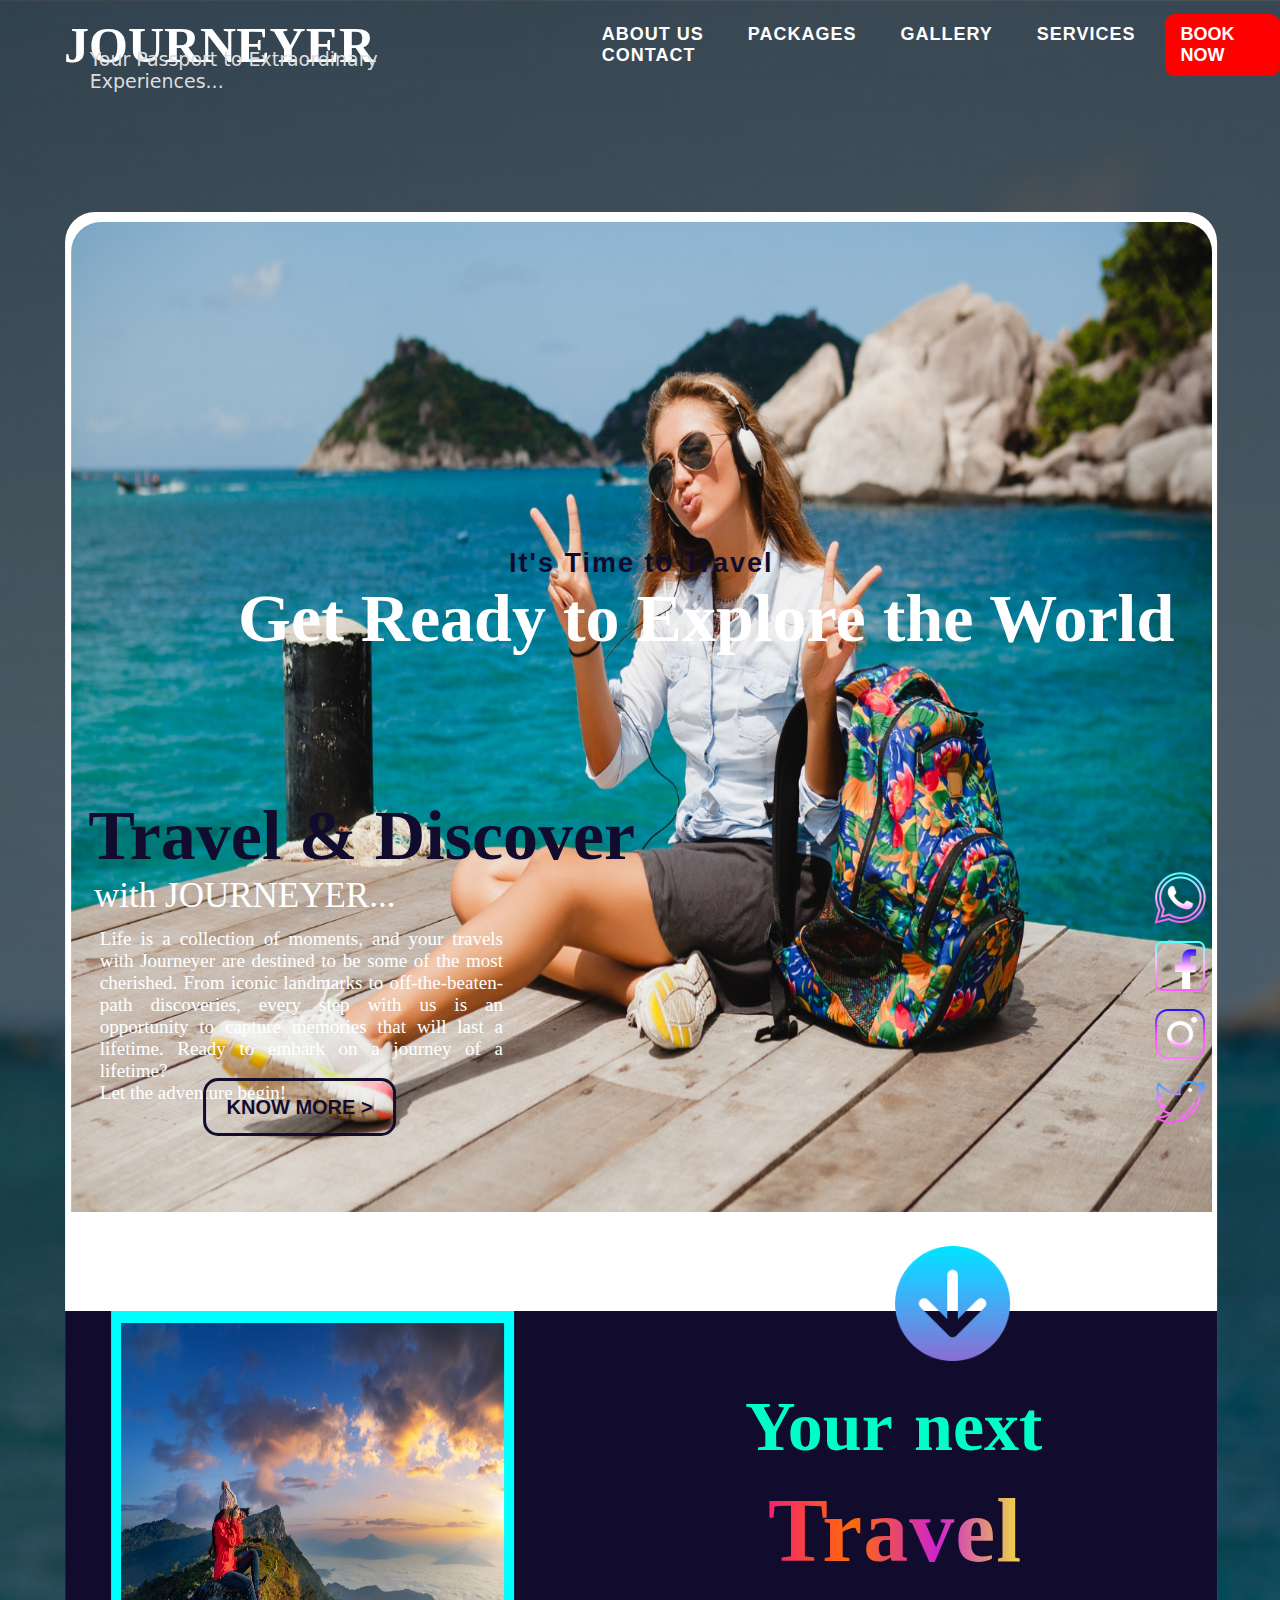
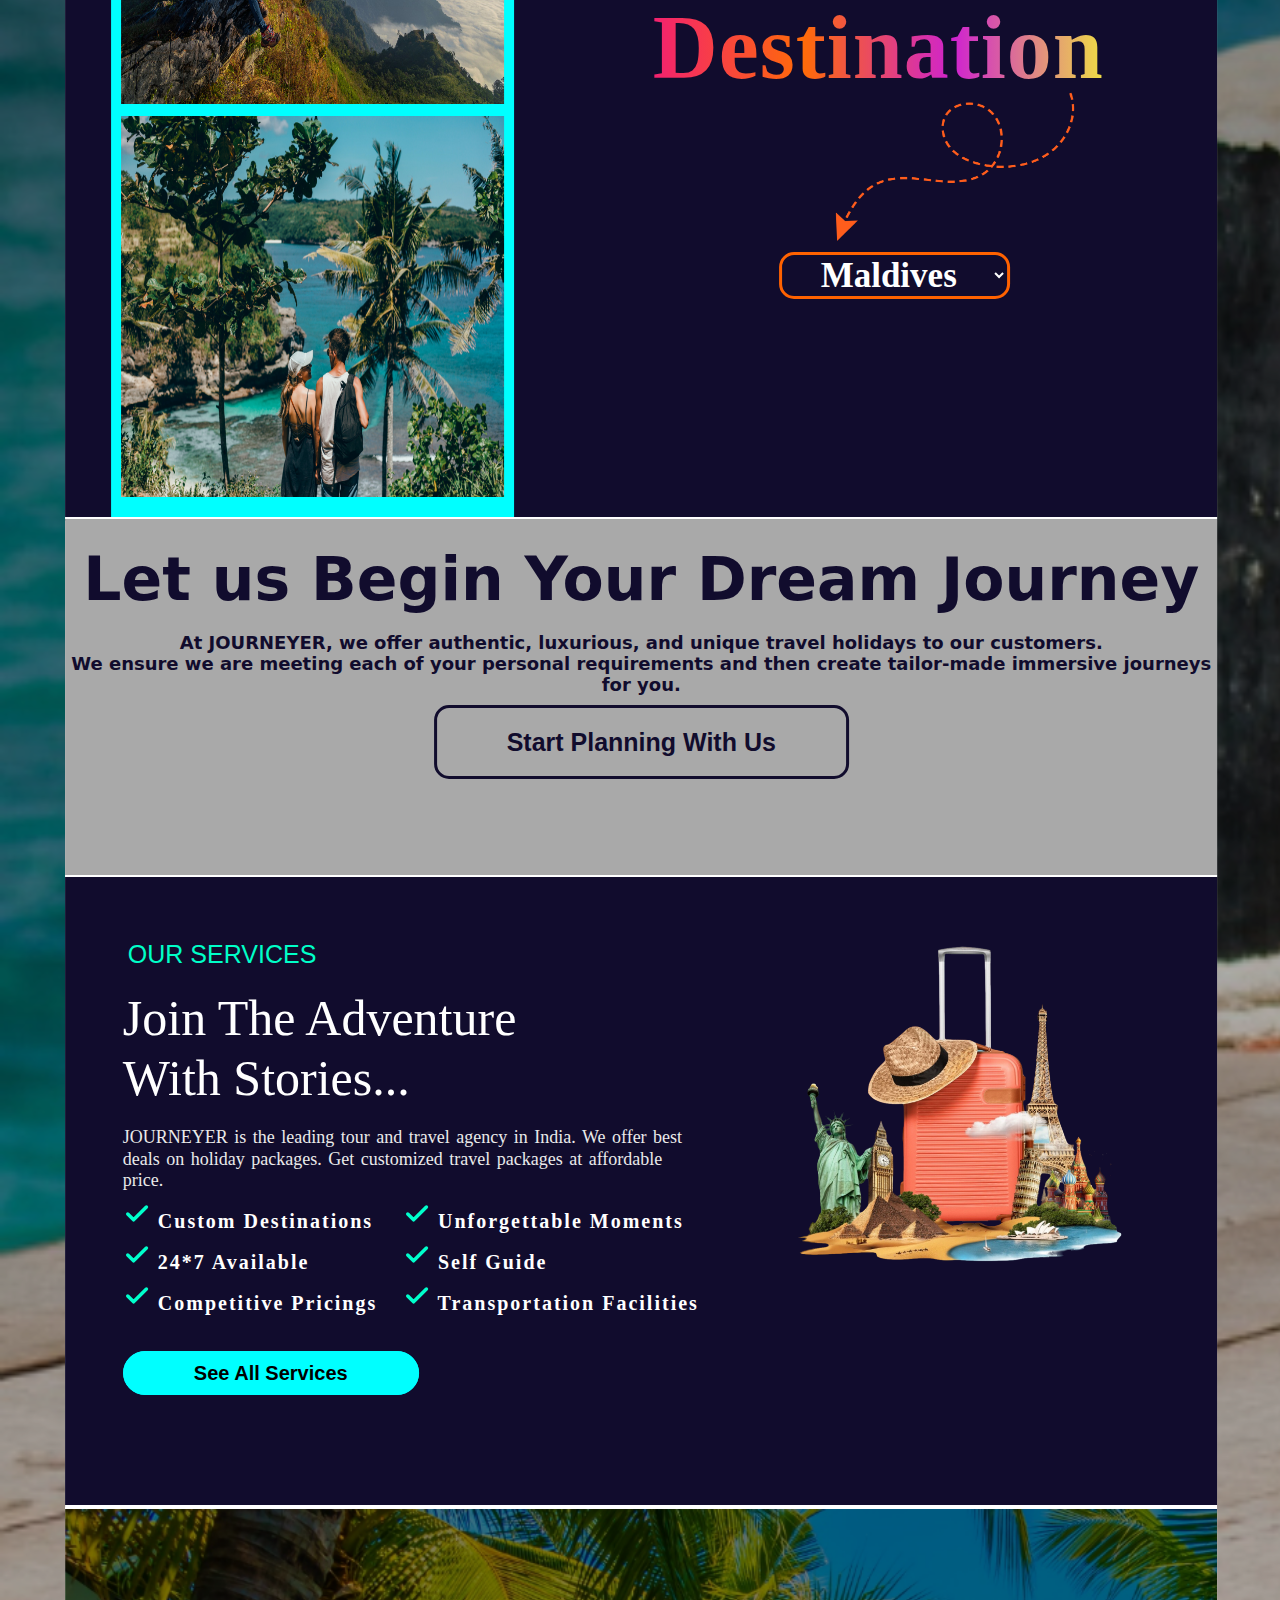
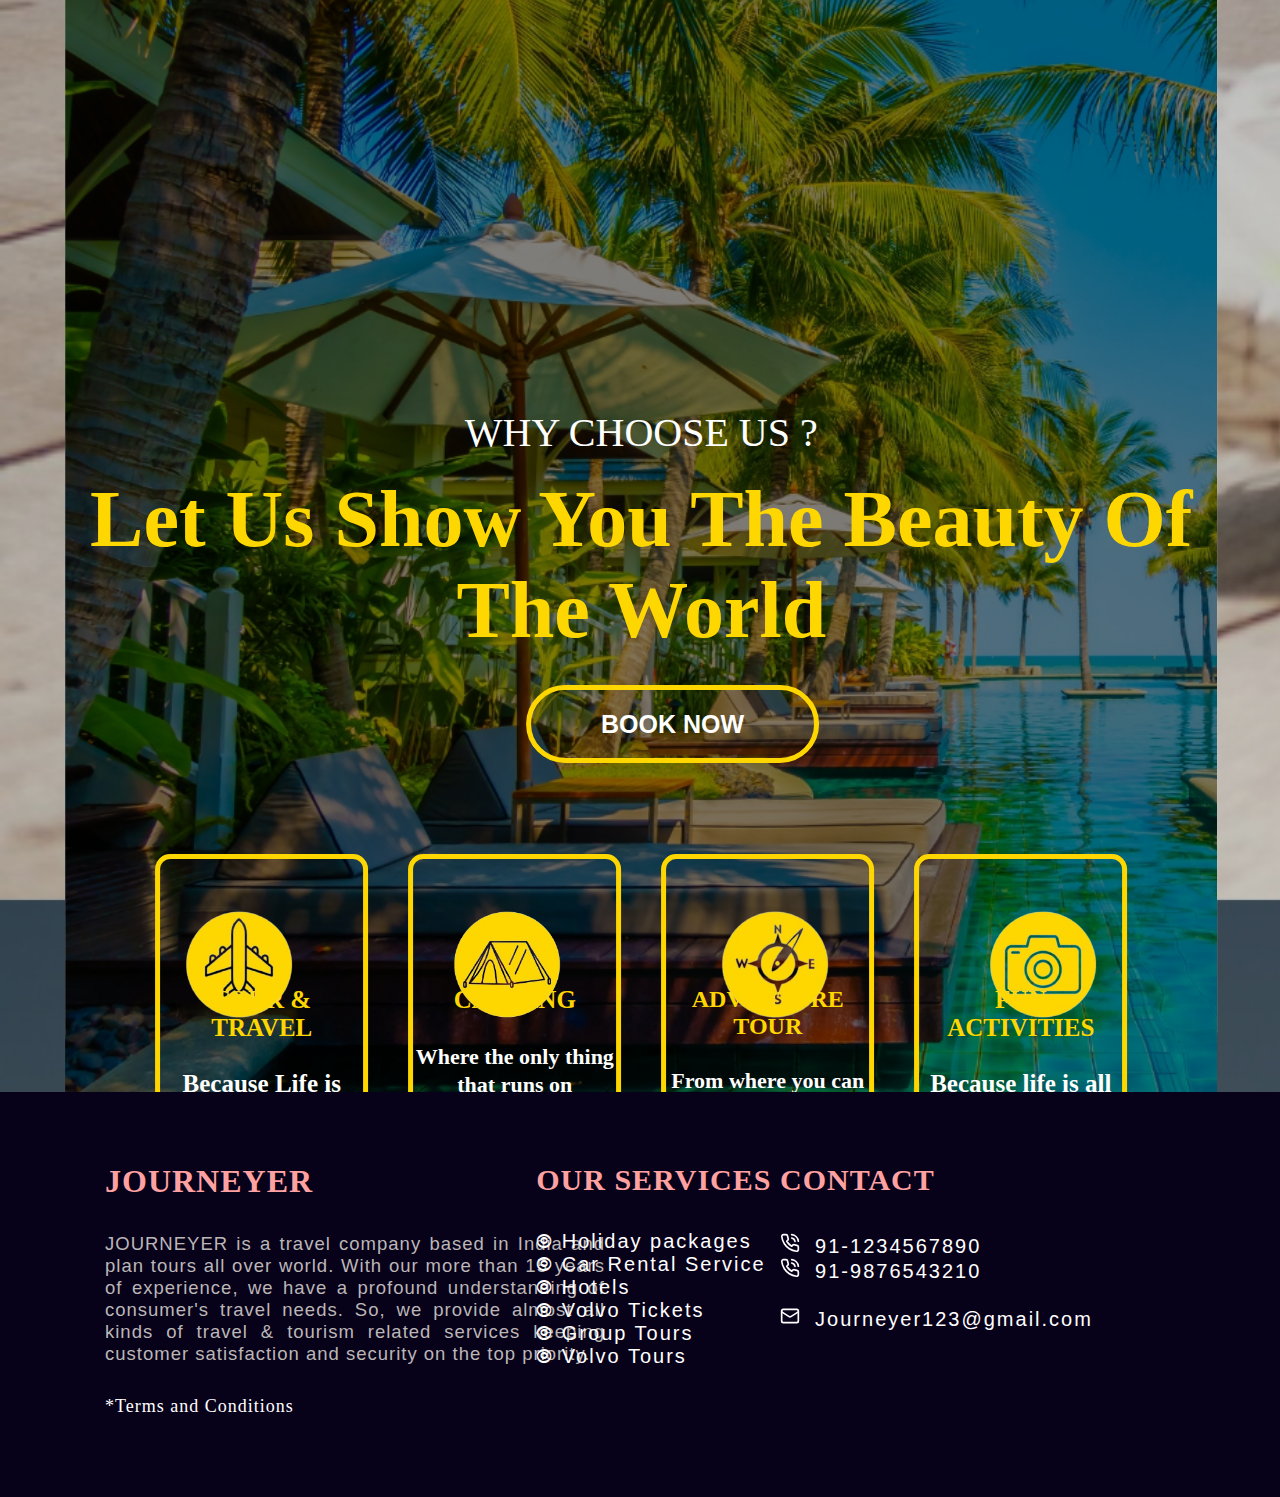
<file: OIBSIP_Task1(Landing_Page)/index.html>
<!DOCTYPE html>
<html lang="en">
<head>
    <meta charset="UTF-8">
    <meta name="viewport" content="width=device-width, initial-scale=1.0">
    <title>JOURNEYER - Your Travel Partner</title>
    <link rel="icon" href="./images_icons/travel_icon.png">
    <link rel="stylesheet" href="style.css">
</head>
<body>
    <!--HEADER START-->
    <header>
        <nav>
            <div class="logo">JOURNEYER</div>
            <span style="color: rgb(221, 221, 221); font-size: 19px; margin-left: -22.3%; margin-top: 7%; font-family: system-ui, -apple-system, BlinkMacSystemFont, 'Segoe UI', Roboto, Oxygen, Ubuntu, Cantarell, 'Open Sans', 'Helvetica Neue', sans-serif;">Your Passport to Extraordinary Experiences...</span>
            <div class="menu">
                <a href="#">ABOUT US</a>
                <a href="#">PACKAGES</a>
                <a href="#">GALLERY</a>
                <a href="#">SERVICES</a>
                <a href="#">CONTACT</a>
            </div>
            <div class="book">BOOK NOW</div>
        </nav>
    </header>
    <!--HEADER END-->
    <!--MAIN START-->
    <div class="container">
        <!-- page1 start -->
        <img class="container_img" src="./images_icons/background1.jpg" alt="container_bg_image">
        <h4 class="main1">It's Time to Travel</h4>
        <span class="main2">Get Ready to Explore the World</span>
        <div class="main3">Travel & Discover</div>
        <span class="main4">with JOURNEYER...</span>
        <div class="main5">Life is a collection of moments, and your travels with Journeyer are destined to be some of the most cherished. From iconic landmarks to off-the-beaten-path discoveries, every step with us is an opportunity to capture memories that will last a lifetime. Ready to embark on a journey of a lifetime? <br>Let the adventure begin!</div>
        <br><a class="explore-btn" href="#">KNOW MORE ></a>
        <div class="icon">
            <img class="icon1" src="./images_icons/icon_whatsapp.png" alt="icon_whatsapp">
            <img class="icon2" src="./images_icons/icon_facebook.png" alt="icon_facebook">
            <img class="icon3" src="./images_icons/icons_instagram.png" alt="icons_instagram">
            <img class="icon4" src="./images_icons/icon_twitter.png" alt="icon_twitter">
        </div>
        <img style="width: 115px; margin-left: 72%; margin-top: 11%; filter: brightness(130%);" src="./images_icons/down-arrow.png" alt="arrow1">
        <!--page1 end-->
        <!--page2 start-->
        <div class="container2">
            <span class="next-dest">Your next </span><br>
            <span class="travel-dest1">Travel</span>
            <span class="travel-dest2">Destination </span><br>
            <img style="width: 280px; height:180px; margin-top: -2.5%; margin-left: 65%; rotate: 180deg;" src="./images_icons/dashed-line-arrow.png" alt="dashed arrow">
            <select class="dest_list">
                <option style="color: white; font-size: 20px; font-weight: bold; font-family:cursive; background-color: black;">Maldives</option>
                <option style="color: white; font-size: 20px; font-weight: bold; font-family:cursive; background-color: black;">Bali</option>
                <option style="color: white; font-size: 20px; font-weight: bold; font-family:cursive; background-color: black;">Dubai</option>
                <option style="color: white; font-size: 20px; font-weight: bold; font-family:cursive; background-color: black;">London</option>
                <option style="color: white; font-size: 20px; font-weight: bold; font-family:cursive; background-color: black;">Japan</option>
                <option style="color: white; font-size: 20px; font-weight: bold; font-family:cursive; background-color: black;">India</option>
                <option style="color: white; font-size: 20px; font-weight: bold; font-family:cursive; background-color: black;">Sydney</option>
                <option style="color: white; font-size: 20px; font-weight: bold; font-family:cursive; background-color: black;">New York</option>
                <option style="color: white; font-size: 20px; font-weight: bold; font-family:cursive; background-color: black;">Rome</option>
                <option style="color: white; font-size: 20px; font-weight: bold; font-family:cursive; background-color: black;">Paris</option>
            </select>
            <div class="container3">
                <img style="width: 95%; height: 47%; margin-top: 12px; margin-left: 2.5%;" src="./images_icons/mainpic2.jpg" alt="travel1">
                <img style="width: 95%; height: 47%; margin-top: 12px; margin-left: 2.5%;" src="./images_icons/main_pic1.jpg" alt="travel1">
            </div>
        </div>
        <!--page2 end-->
        <!--page3 start-->
        <div class="container4">
            <div>Let us Begin Your Dream Journey</div>
            <p style="font-size: 18px; margin-top: 18px;">At JOURNEYER, we offer authentic, luxurious, and unique travel holidays to our customers.<br> We ensure we are meeting each of your personal requirements and then create tailor-made immersive journeys for you.</p>
            <a class="plan-btn" href="#">Start Planning With Us</a>
        </div>
        <div class="container5">
            <img style="width: 45%; margin-left: 55%; margin-top: -4%;" src="./images_icons/travelworld.png" alt="travel_the_world">
            <div class="container6">
                <div style=" width: 300px; color: #00ffc8; font-size: 25px; font-family: sans-serif; text-align: left; margin-left: 5px;">OUR SERVICES</div><br>
                <span style=" color: white; font-size: 50px; font-family: cursive; text-align: left;">Join The Adventure<br>With Stories...</span><br><br>
                <span style=" color: rgb(234, 234, 234); font-size: 18px; font-family: 'Times New Roman', Times, serif; text-align: left; word-spacing: 2px;">JOURNEYER is the leading tour and travel agency in India. We offer best deals on holiday packages. Get customized travel packages at affordable price.</span>
                <div style="display: flex; justify-content: space-between; margin-top: -12px;">
                    <div style="display: flex; flex-direction: column; color: white; font-size: 20px; letter-spacing: 2px; font-family: cursive; font-weight: bold; line-height: 2; margin-top: 20px;" class="container6-2">
                        <span><svg xmlns="http://www.w3.org/2000/svg" width="28" height="28" viewBox="0 0 24 24" fill="none" stroke="#00ffcc" stroke-width="3" stroke-linecap="round" stroke-linejoin="round" class="lucide lucide-check"><path d="M20 6 9 17l-5-5"/></svg> Custom Destinations</span>
                        <span><svg xmlns="http://www.w3.org/2000/svg" width="28" height="28" viewBox="0 0 24 24" fill="none" stroke="#00ffcc" stroke-width="3" stroke-linecap="round" stroke-linejoin="round" class="lucide lucide-check"><path d="M20 6 9 17l-5-5"/></svg> 24*7 Available</span>
                        <span><svg xmlns="http://www.w3.org/2000/svg" width="28" height="28" viewBox="0 0 24 24" fill="none" stroke="#00ffcc" stroke-width="3" stroke-linecap="round" stroke-linejoin="round" class="lucide lucide-check"><path d="M20 6 9 17l-5-5"/></svg> Competitive Pricings</span>
                    </div>
                    <div style="display: flex; flex-direction: column; color: white; font-size: 20px; letter-spacing: 2px; font-family: cursive; font-weight: bold; line-height: 2; margin-top: 20px; margin-left: 15px;" class="container6-2">
                        <span><svg xmlns="http://www.w3.org/2000/svg" width="28" height="28" viewBox="0 0 24 24" fill="none" stroke="#00ffcc" stroke-width="3" stroke-linecap="round" stroke-linejoin="round" class="lucide lucide-check"><path d="M20 6 9 17l-5-5"/></svg> Unforgettable Moments</span>
                        <span><svg xmlns="http://www.w3.org/2000/svg" width="28" height="28" viewBox="0 0 24 24" fill="none" stroke="#00ffcc" stroke-width="3" stroke-linecap="round" stroke-linejoin="round" class="lucide lucide-check"><path d="M20 6 9 17l-5-5"/></svg> Self Guide</span>
                        <span><svg xmlns="http://www.w3.org/2000/svg" width="28" height="28" viewBox="0 0 24 24" fill="none" stroke="#00ffcc" stroke-width="3" stroke-linecap="round" stroke-linejoin="round" class="lucide lucide-check"><path d="M20 6 9 17l-5-5"/></svg> Transportation Facilities</span>
                    </div>
                </div><br><br>
                <a class="services-btn" href="#">See All Services</a>
            </div>
        </div>
        <!--page3 end-->
        <!--page4 start-->
        <div>
            <div style="background-image: url(./images_icons/spot3.png); background-size: cover;" class="container7"></div>
            <div style=" color:white; font-size: 40px; ; margin-top: -65%; text-align: center;">WHY CHOOSE US ? </div><br>
            <div  class="cont7-txt">Let Us Show You The Beauty Of</div>
            <div style="margin-top: 0;  background-image: none;" class="cont7-txt">The World</div><br><br><br>
            <a class="booking-btn" href="#">BOOK NOW</a>
            <div class="container9">
                <div class="cont9_1">
                    <span>TOUR & TRAVEL</span><br><br>
                    <span style="color: white;">Because Life is either a daring Adventure or nothing at all.</span>
                    <span></span>
                </div>
                <div class="cont9_2">
                    <span>CAMPING</span><br><br>
                    <span style="color: white; font-size: 22px;">Where the only thing that runs on Batteries is your Flashlight.</span>
                </div>
                <div class="cont9_3">
                    <span>ADVENTURE TOUR</span><br><br>
                    <span style="color: white; font-size: 22px;">From where you can take only Memories and leave only Footprints.</span>
                </div>
                <div class="cont9_4">
                    <span>FUN ACTIVITIES</span><br><br>
                    <span style="color: white;">Because life is all about having Good Time.</span>
                </div>
            </div>
            <div class="container10">
                <img style="margin-left: 20px;" src="./images_icons/tour&travel_icon.png" alt="">
                <img src="./images_icons/camping_icon.png" alt="">
                <img src="./images_icons/adventure_icon.png" alt="">
                <img style="margin-right: 20px;" src="./images_icons/outbound_activity_icon.png" alt="">
            </div>
        </div>
        <!--page4 end-->
    </div>
    <!--MAIN END-->
    <!--FOOTER START-->
    <footer>
        <nav>
            <div class="journeyer_container">
                <div class="footer-journeyer1">
                    <div>JOURNEYER</div>
                    <div class="footer-journeyer2"><p>JOURNEYER is a travel company based in India and plan tours all over world. With our more than 15 years of experience, we have a profound understanding of consumer's travel needs. So, we provide almost all kinds of travel & tourism related services keeping customer satisfaction and security on the top priority.</p></div>
                    <a class="TC" href="#">*Terms and Conditions</a>
                </div>
            </div>
            <div class="services_container">
                <div class="services1">
                    <div>OUR SERVICES</div>
                    <div class="services2">
                        ⦾  Holiday packages<br>
                        ⦾  Car Rental Service<br>
                        ⦾  Hotels<br>
                        ⦾  Volvo Tickets<br>
                        ⦾  Group Tours<br>
                        ⦾  Volvo Tours</div>
                </div></div>
                </div>
            </div>
            <div class="contact_container">
                <div class="contact1">
                    <div>CONTACT</div>
                </div>
                <div class="contact2">
                    <svg xmlns="http://www.w3.org/2000/svg" width="20" height="20" viewBox="0 0 24 24" fill="none" stroke="#ffffff" stroke-width="2" stroke-linecap="round" stroke-linejoin="round" class="lucide lucide-phone-call"><path d="M22 16.92v3a2 2 0 0 1-2.18 2 19.79 19.79 0 0 1-8.63-3.07 19.5 19.5 0 0 1-6-6 19.79 19.79 0 0 1-3.07-8.67A2 2 0 0 1 4.11 2h3a2 2 0 0 1 2 1.72 12.84 12.84 0 0 0 .7 2.81 2 2 0 0 1-.45 2.11L8.09 9.91a16 16 0 0 0 6 6l1.27-1.27a2 2 0 0 1 2.11-.45 12.84 12.84 0 0 0 2.81.7A2 2 0 0 1 22 16.92z"/><path d="M14.05 2a9 9 0 0 1 8 7.94"/><path d="M14.05 6A5 5 0 0 1 18 10"/></svg>
                    &nbsp;91-1234567890<br>
                    <svg xmlns="http://www.w3.org/2000/svg" width="20" height="20" viewBox="0 0 24 24" fill="none" stroke="#ffffff" stroke-width="2" stroke-linecap="round" stroke-linejoin="round" class="lucide lucide-phone-call"><path d="M22 16.92v3a2 2 0 0 1-2.18 2 19.79 19.79 0 0 1-8.63-3.07 19.5 19.5 0 0 1-6-6 19.79 19.79 0 0 1-3.07-8.67A2 2 0 0 1 4.11 2h3a2 2 0 0 1 2 1.72 12.84 12.84 0 0 0 .7 2.81 2 2 0 0 1-.45 2.11L8.09 9.91a16 16 0 0 0 6 6l1.27-1.27a2 2 0 0 1 2.11-.45 12.84 12.84 0 0 0 2.81.7A2 2 0 0 1 22 16.92z"/><path d="M14.05 2a9 9 0 0 1 8 7.94"/><path d="M14.05 6A5 5 0 0 1 18 10"/></svg>
                    &nbsp;91-9876543210<br>
                    <br><svg xmlns="http://www.w3.org/2000/svg" width="20" height="20" viewBox="0 0 24 24" fill="none" stroke="#ffffff" stroke-width="2" stroke-linecap="round" stroke-linejoin="round" class="lucide lucide-mail"><rect width="20" height="16" x="2" y="4" rx="2"/><path d="m22 7-8.97 5.7a1.94 1.94 0 0 1-2.06 0L2 7"/></svg>
                    &nbsp;Journeyer123@gmail.com
                </div>
            </div>
        </nav>
    </footer>
    <!--FOOTER END-->
</body>
</html>
</file>
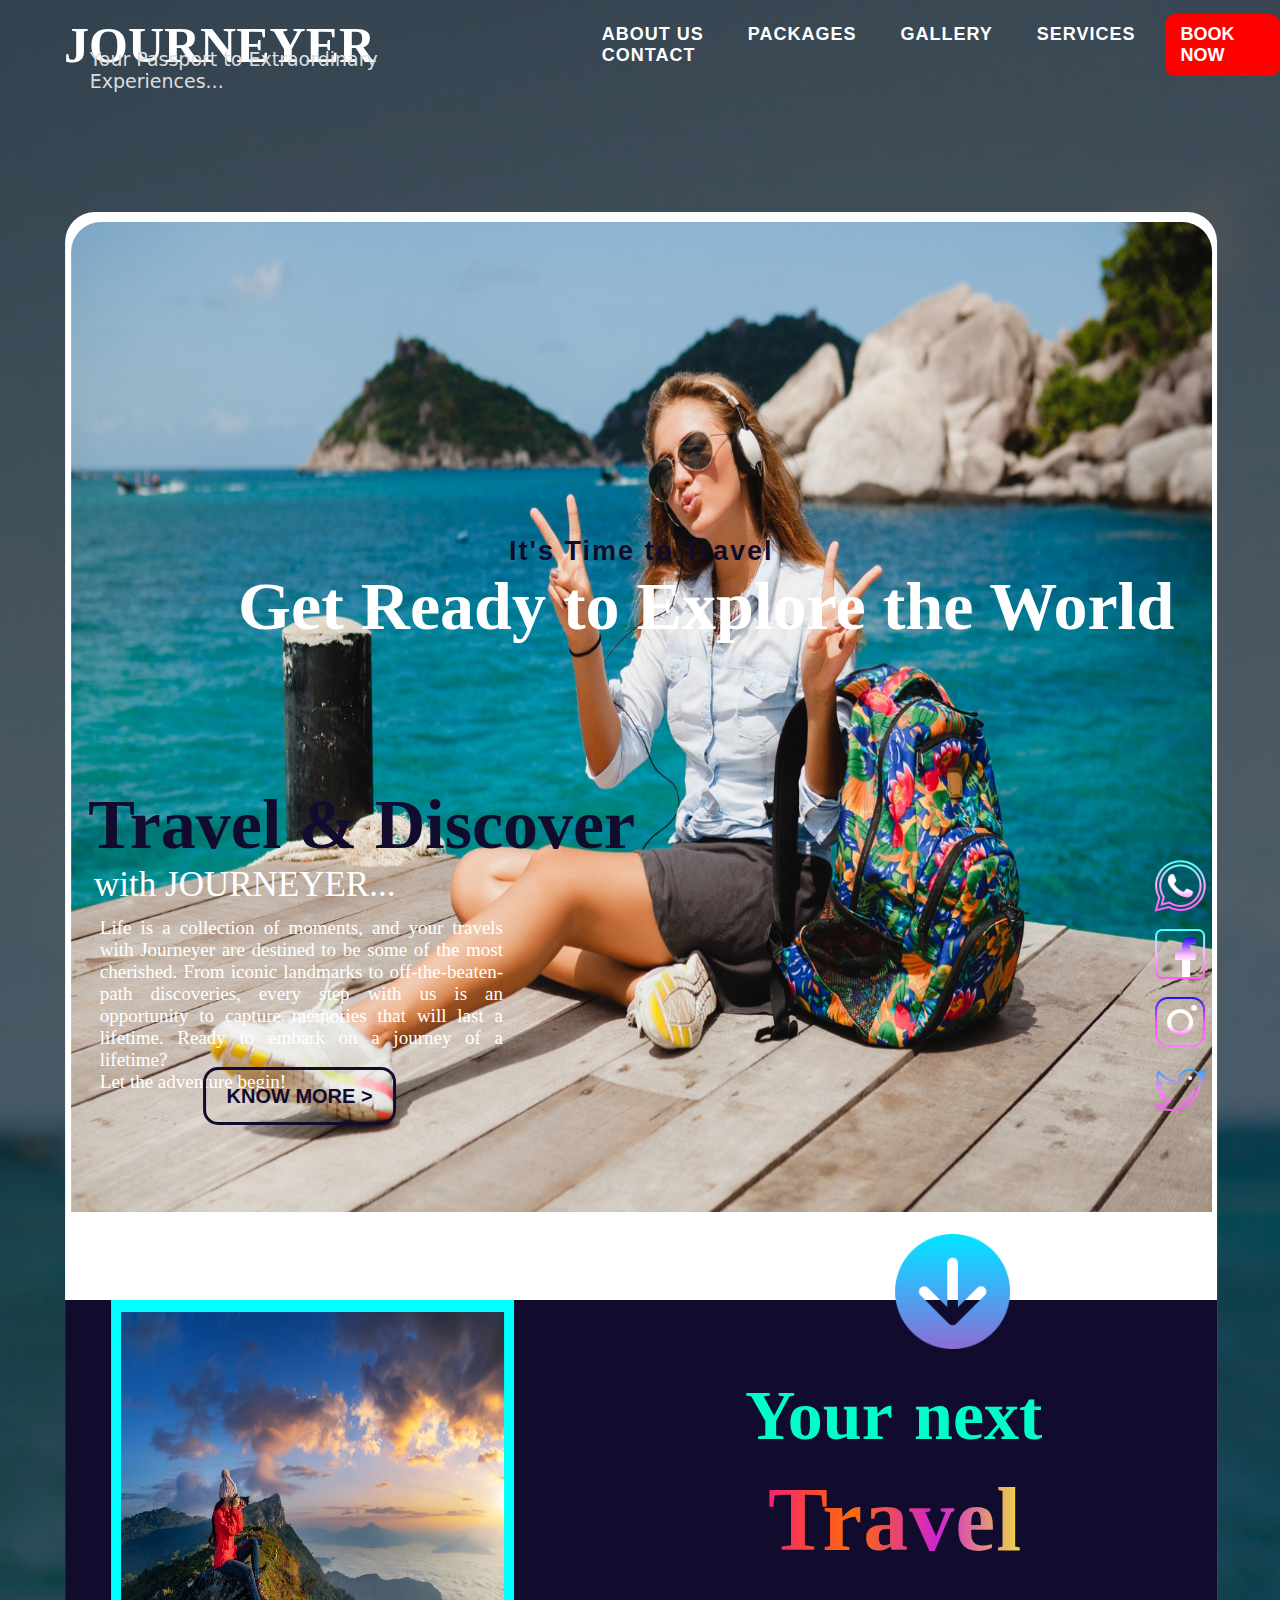
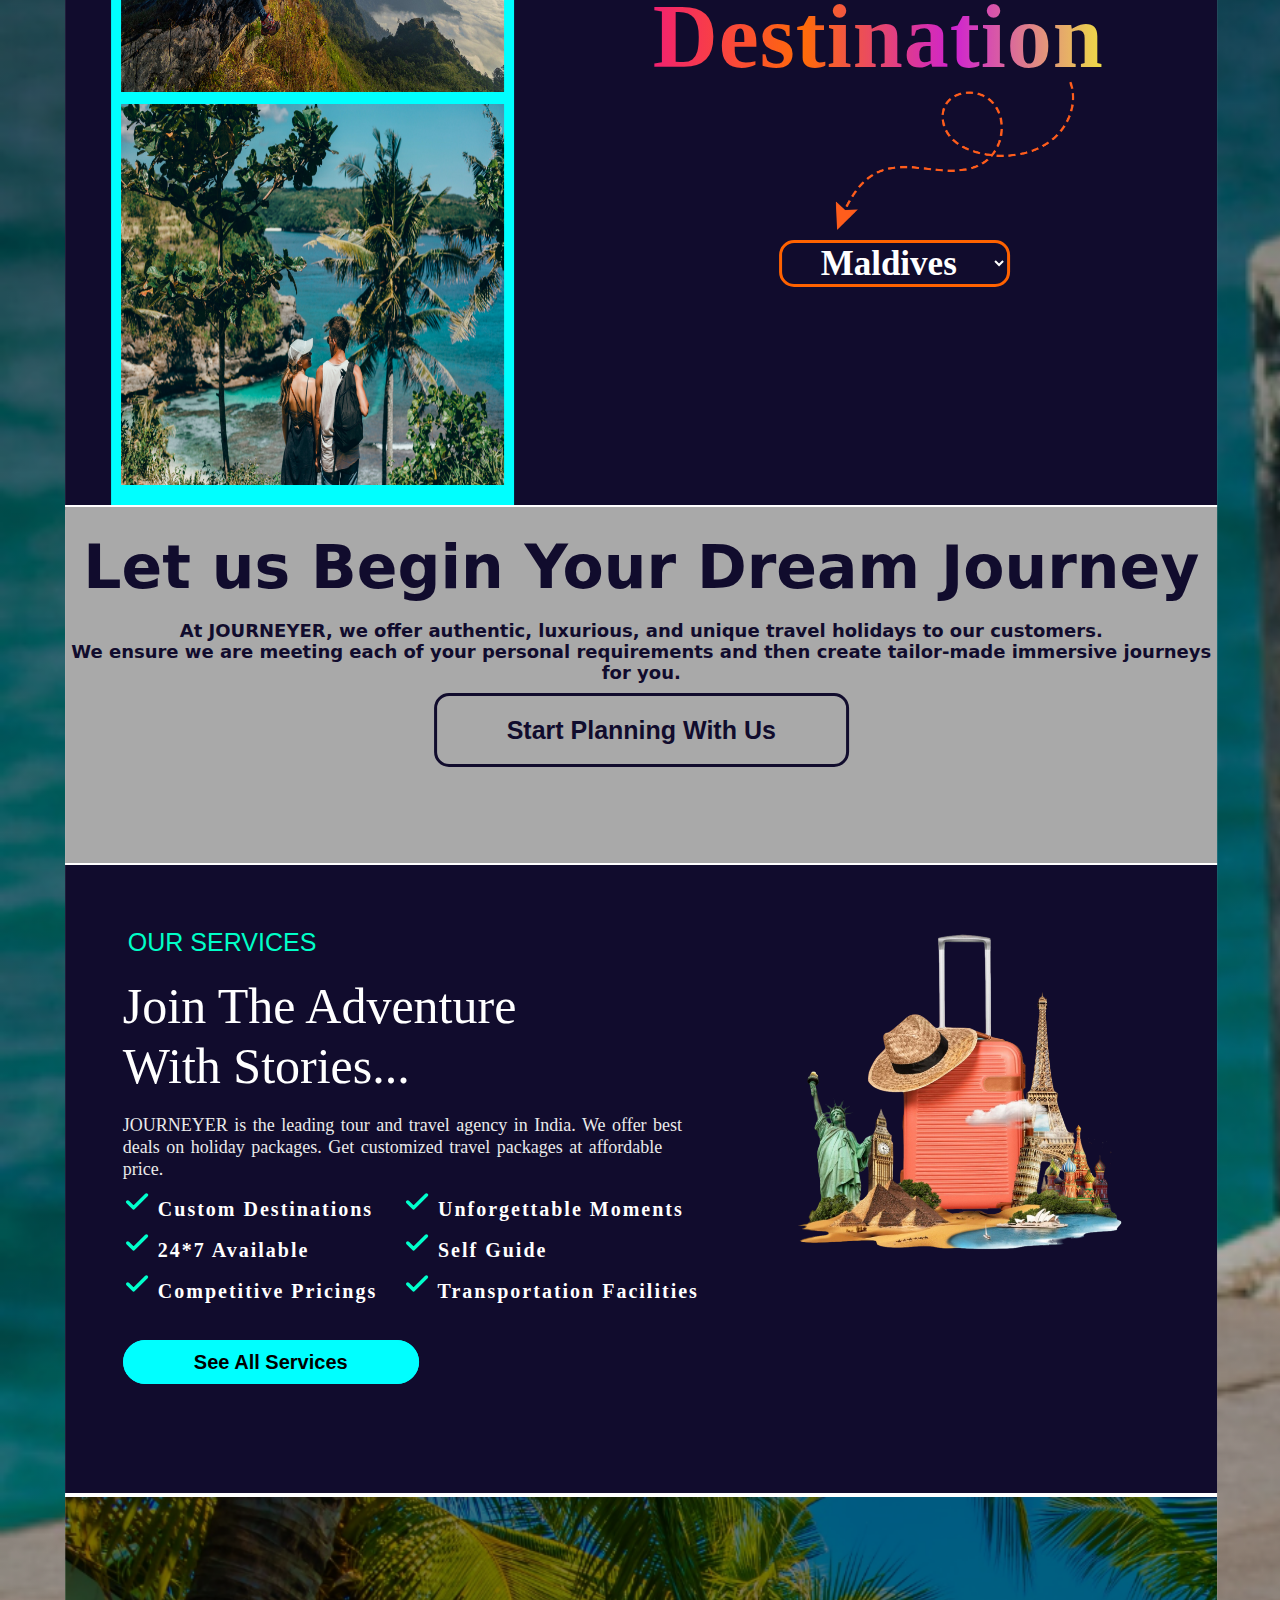
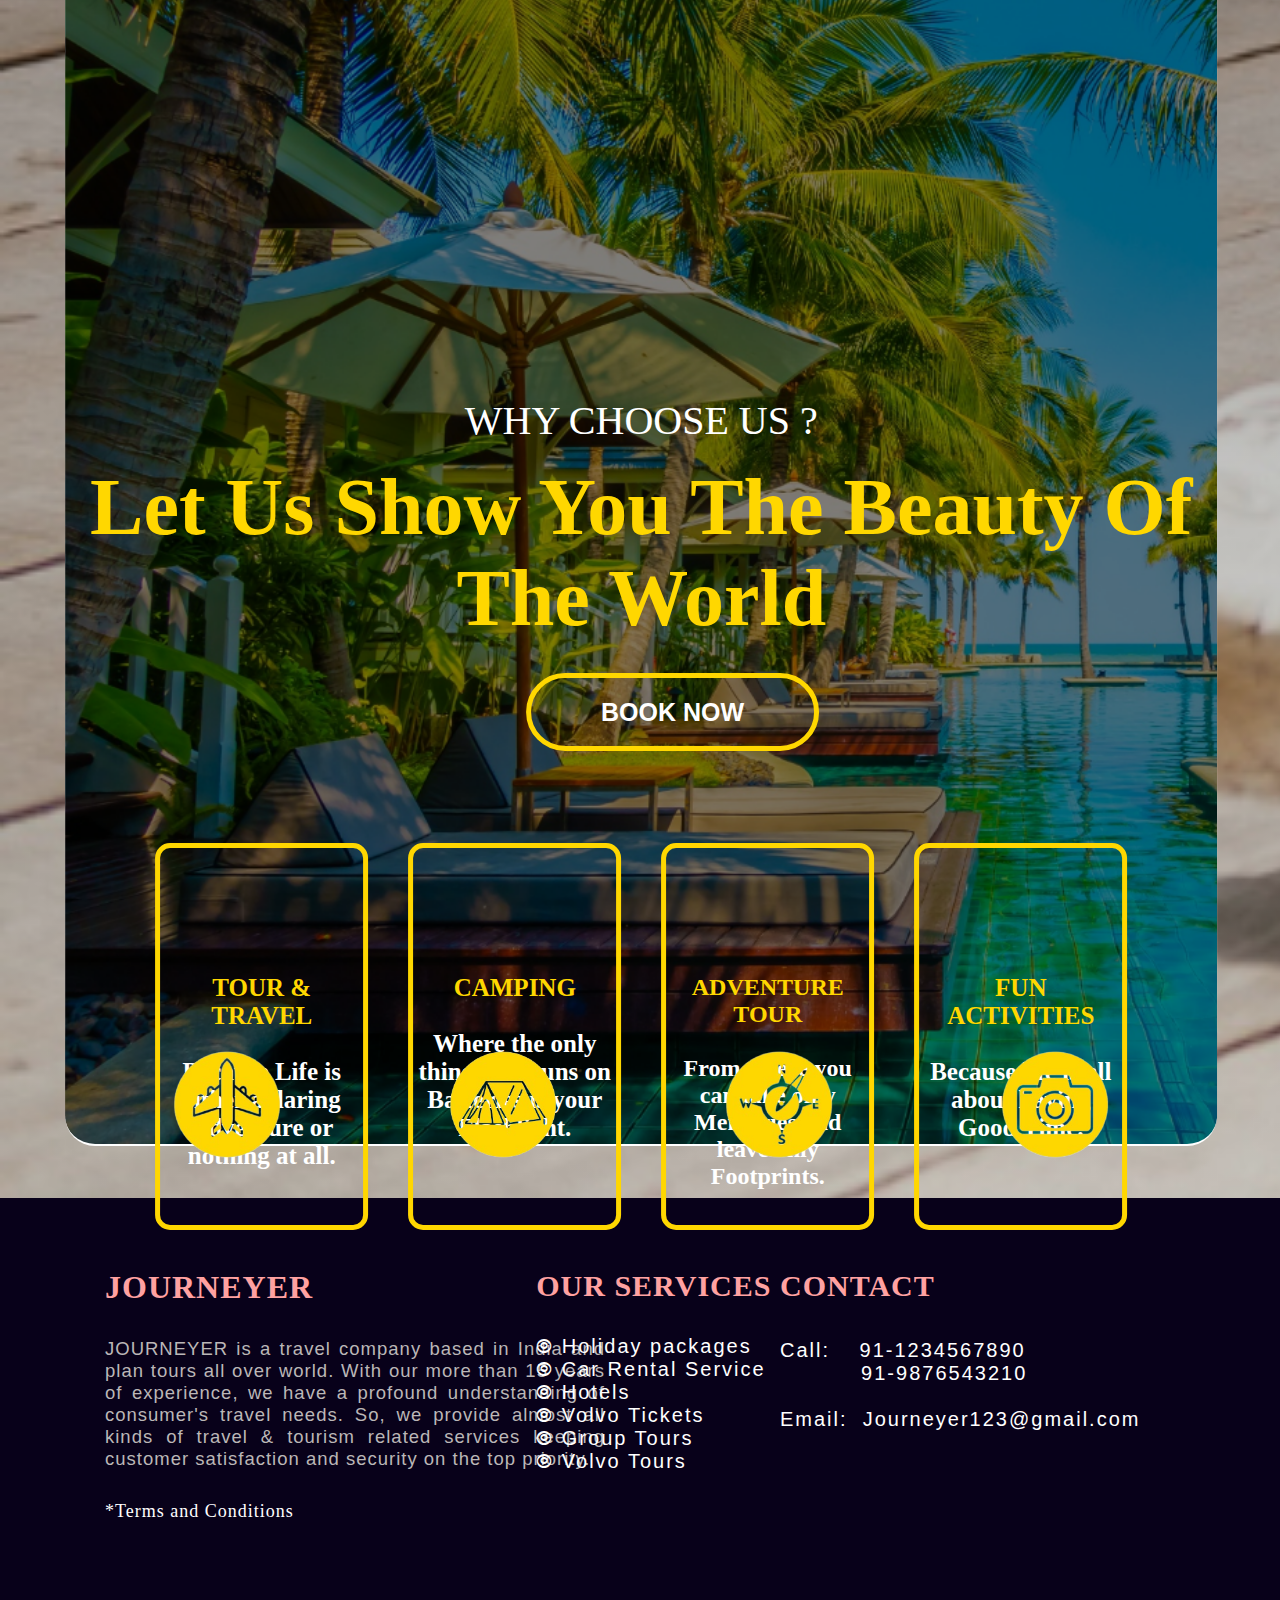
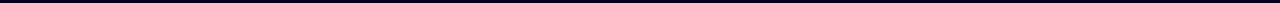
<file: Task1_LandingPage(Journeyer)/index.html>
<!DOCTYPE html>
<html lang="en">
<head>
    <meta charset="UTF-8">
    <meta name="viewport" content="width=device-width, initial-scale=1.0">
    <title>JOURNEYER - Your Travel Partner</title>
    <link rel="icon" href="./images_icons/travel_icon.png">
    <link rel="stylesheet" href="style.css">
</head>
<body>
    <header>
        <nav>
            <div class="logo">JOURNEYER</div>
            <span style="color: rgb(221, 221, 221); font-size: 19px; margin-left: -22.3%; margin-top: 7%; font-family: system-ui, -apple-system, BlinkMacSystemFont, 'Segoe UI', Roboto, Oxygen, Ubuntu, Cantarell, 'Open Sans', 'Helvetica Neue', sans-serif;">Your Passport to Extraordinary Experiences...</span>
            <div class="menu">
                <a href="#">ABOUT US</a>
                <a href="#">PACKAGES</a>
                <a href="#">GALLERY</a>
                <a href="#">SERVICES</a>
                <a href="#">CONTACT</a>
            </div>
            <div class="book">BOOK NOW</div>
        </nav>
        <div class="container">
            <!-- page1 start -->
            <img class="container_img" src="./images_icons/background1.jpg" alt="container_bg_image">
            <h4 class="main1">It's Time to Travel</h4>
            <span class="main2">Get Ready to Explore the World</span>
            <div class="main3">Travel & Discover</div>
            <span class="main4">with JOURNEYER...</span>
            <div class="main5">Life is a collection of moments, and your travels with Journeyer are destined to be some of the most cherished. From iconic landmarks to off-the-beaten-path discoveries, every step with us is an opportunity to capture memories that will last a lifetime. Ready to embark on a journey of a lifetime? <br>Let the adventure begin!</div>
            <br><a class="explore-btn" href="#">KNOW MORE ></a>
            <div class="icon">
                <img class="icon1" src="./images_icons/icon_whatsapp.png" alt="icon_whatsapp">
                <img class="icon2" src="./images_icons/icon_facebook.png" alt="icon_facebook">
                <img class="icon3" src="./images_icons/icons_instagram.png" alt="icons_instagram">
                <img class="icon4" src="./images_icons/icon_twitter.png" alt="icon_twitter">
            </div>
            <img style="width: 115px; margin-left: 72%; margin-top: 11%; filter: brightness(130%);" src="./images_icons/down-arrow.png" alt="arrow1">
            <!--page2 end-->
            <!--page2 start-->
            <div class="container2">
                <span class="next-dest">Your next </span><br>
                <span class="travel-dest1">Travel</span>
                <span class="travel-dest2">Destination </span><br>
                <img style="width: 280px; height:180px; margin-top: -2.5%; margin-left: 65%; rotate: 180deg;" src="./images_icons/dashed-line-arrow.png" alt="dashed arrow">
                <select class="dest_list">
                    <option style="color: white; font-size: 20px; font-weight: bold; font-family:cursive; background-color: black;">Maldives</option>
                    <option style="color: white; font-size: 20px; font-weight: bold; font-family:cursive; background-color: black;">Bali</option>
                    <option style="color: white; font-size: 20px; font-weight: bold; font-family:cursive; background-color: black;">Dubai</option>
                    <option style="color: white; font-size: 20px; font-weight: bold; font-family:cursive; background-color: black;">London</option>
                    <option style="color: white; font-size: 20px; font-weight: bold; font-family:cursive; background-color: black;">Japan</option>
                    <option style="color: white; font-size: 20px; font-weight: bold; font-family:cursive; background-color: black;">India</option>
                    <option style="color: white; font-size: 20px; font-weight: bold; font-family:cursive; background-color: black;">Sydney</option>
                    <option style="color: white; font-size: 20px; font-weight: bold; font-family:cursive; background-color: black;">New York</option>
                    <option style="color: white; font-size: 20px; font-weight: bold; font-family:cursive; background-color: black;">Rome</option>
                    <option style="color: white; font-size: 20px; font-weight: bold; font-family:cursive; background-color: black;">Paris</option>
                </select>
                <div class="container3">
                    <img style="width: 95%; height: 47%; margin-top: 12px; margin-left: 2.5%;" src="./images_icons/mainpic2.jpg" alt="travel1">
                    <img style="width: 95%; height: 47%; margin-top: 12px; margin-left: 2.5%;" src="./images_icons/main_pic1.jpg" alt="travel1">
                </div>
            </div>
            <!--page2 end-->
            <!--page 3 start-->
            <div class="container4">
                <div>Let us Begin Your Dream Journey</div>
                <p style="font-size: 18px; margin-top: 18px;">At JOURNEYER, we offer authentic, luxurious, and unique travel holidays to our customers.<br> We ensure we are meeting each of your personal requirements and then create tailor-made immersive journeys for you.</p>
                <a class="plan-btn" href="#">Start Planning With Us</a>
            </div>
            <div class="container5">
                <img style="width: 45%; margin-left: 55%; margin-top: -4%;" src="./images_icons/travelworld.png" alt="travel_the_world">
                <div class="container6">
                    <div style=" width: 300px; color: #00ffc8; font-size: 25px; font-family: sans-serif; text-align: left; margin-left: 5px;">OUR SERVICES</div><br>
                    <span style=" color: white; font-size: 50px; font-family: cursive; text-align: left;">Join The Adventure<br>With Stories...</span><br><br>
                    <span style=" color: rgb(234, 234, 234); font-size: 18px; font-family: 'Times New Roman', Times, serif; text-align: left; word-spacing: 2px;">JOURNEYER is the leading tour and travel agency in India. We offer best deals on holiday packages. Get customized travel packages at affordable price.</span>
                    <div style="display: flex; justify-content: space-between; margin-top: -12px;">
                        <div style="display: flex; flex-direction: column; color: white; font-size: 20px; letter-spacing: 2px; font-family: cursive; font-weight: bold; line-height: 2; margin-top: 20px;" class="container6-2">
                            <span><svg xmlns="http://www.w3.org/2000/svg" width="28" height="28" viewBox="0 0 24 24" fill="none" stroke="#00ffcc" stroke-width="3" stroke-linecap="round" stroke-linejoin="round" class="lucide lucide-check"><path d="M20 6 9 17l-5-5"/></svg> Custom Destinations</span>
                            <span><svg xmlns="http://www.w3.org/2000/svg" width="28" height="28" viewBox="0 0 24 24" fill="none" stroke="#00ffcc" stroke-width="3" stroke-linecap="round" stroke-linejoin="round" class="lucide lucide-check"><path d="M20 6 9 17l-5-5"/></svg> 24*7 Available</span>
                            <span><svg xmlns="http://www.w3.org/2000/svg" width="28" height="28" viewBox="0 0 24 24" fill="none" stroke="#00ffcc" stroke-width="3" stroke-linecap="round" stroke-linejoin="round" class="lucide lucide-check"><path d="M20 6 9 17l-5-5"/></svg> Competitive Pricings</span>
                        </div>
                        <div style="display: flex; flex-direction: column; color: white; font-size: 20px; letter-spacing: 2px; font-family: cursive; font-weight: bold; line-height: 2; margin-top: 20px; margin-left: 15px;" class="container6-2">
                            <span><svg xmlns="http://www.w3.org/2000/svg" width="28" height="28" viewBox="0 0 24 24" fill="none" stroke="#00ffcc" stroke-width="3" stroke-linecap="round" stroke-linejoin="round" class="lucide lucide-check"><path d="M20 6 9 17l-5-5"/></svg> Unforgettable Moments</span>
                            <span><svg xmlns="http://www.w3.org/2000/svg" width="28" height="28" viewBox="0 0 24 24" fill="none" stroke="#00ffcc" stroke-width="3" stroke-linecap="round" stroke-linejoin="round" class="lucide lucide-check"><path d="M20 6 9 17l-5-5"/></svg> Self Guide</span>
                            <span><svg xmlns="http://www.w3.org/2000/svg" width="28" height="28" viewBox="0 0 24 24" fill="none" stroke="#00ffcc" stroke-width="3" stroke-linecap="round" stroke-linejoin="round" class="lucide lucide-check"><path d="M20 6 9 17l-5-5"/></svg> Transportation Facilities</span>
                        </div>
                    </div><br><br>
                    <a class="services-btn" href="#">See All Services</a>
                </div>
            </div>
            <!--page3 end-->
            <!--page4 start-->
            <div>
                <div style="background-image: url(./images_icons/spot3.png); background-size: cover;" class="container7"></div>
                <div style=" color:white; font-size: 40px; ; margin-top: -65%; text-align: center;">WHY CHOOSE US ? </div><br>
                <div  class="cont7-txt">Let Us Show You The Beauty Of</div>
                <div style="margin-top: 0;  background-image: none;" class="cont7-txt">The World</div><br><br><br>
                <a class="booking-btn" href="#">BOOK NOW</a>
                <div class="container9">
                    <div class="cont9_1">
                        <span>TOUR & TRAVEL</span><br><br>
                        <span style="color: white;">Because Life is either a daring Adventure or nothing at all.</span>
                        <span></span>
                    </div>
                    <div class="cont9_2">
                        <span>CAMPING</span><br><br>
                        <span style="color: white;">Where the only thing that runs on Batteries is your Flashlight.</span>
                    </div>
                    <div class="cont9_3">
                        <span>ADVENTURE TOUR</span><br><br>
                        <span style="color: white;">From where you can take only Memories and leave only Footprints.</span>
                    </div>
                    <div class="cont9_4">
                        <span>FUN ACTIVITIES</span><br><br>
                        <span style="color: white;">Because life is all about having Good Time.</span>
                    </div>
                </div>
                <div class="container10">
                    <img src="./images_icons/tour&travel_icon.png" alt="">
                    <img src="./images_icons/camping_icon.png" alt="">
                    <img src="./images_icons/adventure_icon.png" alt="">
                    <img src="./images_icons/outbound_activity_icon.png" alt="">
                </div>
            </div>
            <!--page4 end-->
        </div>
    </header>
    <footer>
        <nav>
            <div class="journeyer_container">
                <div class="footer-journeyer1">
                    <div>JOURNEYER</div>
                    <div class="footer-journeyer2"><p>JOURNEYER is a travel company based in India and plan tours all over world. With our more than 15 years of experience, we have a profound understanding of consumer's travel needs. So, we provide almost all kinds of travel & tourism related services keeping customer satisfaction and security on the top priority.</p></div>
                    <a class="TC" href="#">*Terms and Conditions</a>
                </div>
            </div>
            <div class="services_container">
                <div class="services1">
                    <div>OUR SERVICES</div>
                    <div class="services2">
                        ⦾  Holiday packages<br>
                        ⦾  Car Rental Service<br>
                        ⦾  Hotels<br>
                        ⦾  Volvo Tickets<br>
                        ⦾  Group Tours<br>
                        ⦾  Volvo Tours</div>
                </div></div>
                </div>
            </div>
            <div class="contact_container">
                <div class="contact1">
                    <div>CONTACT</div>
                </div>
                <div class="contact2">
                    Call:   &emsp;91-1234567890<br>
                        &emsp;&emsp;&emsp;&nbsp; 91-9876543210<br>
                    <br>Email:  &nbsp;Journeyer123@gmail.com
                </div>
            </div>
        </nav>
    </footer>
</body>
</html>
</file>
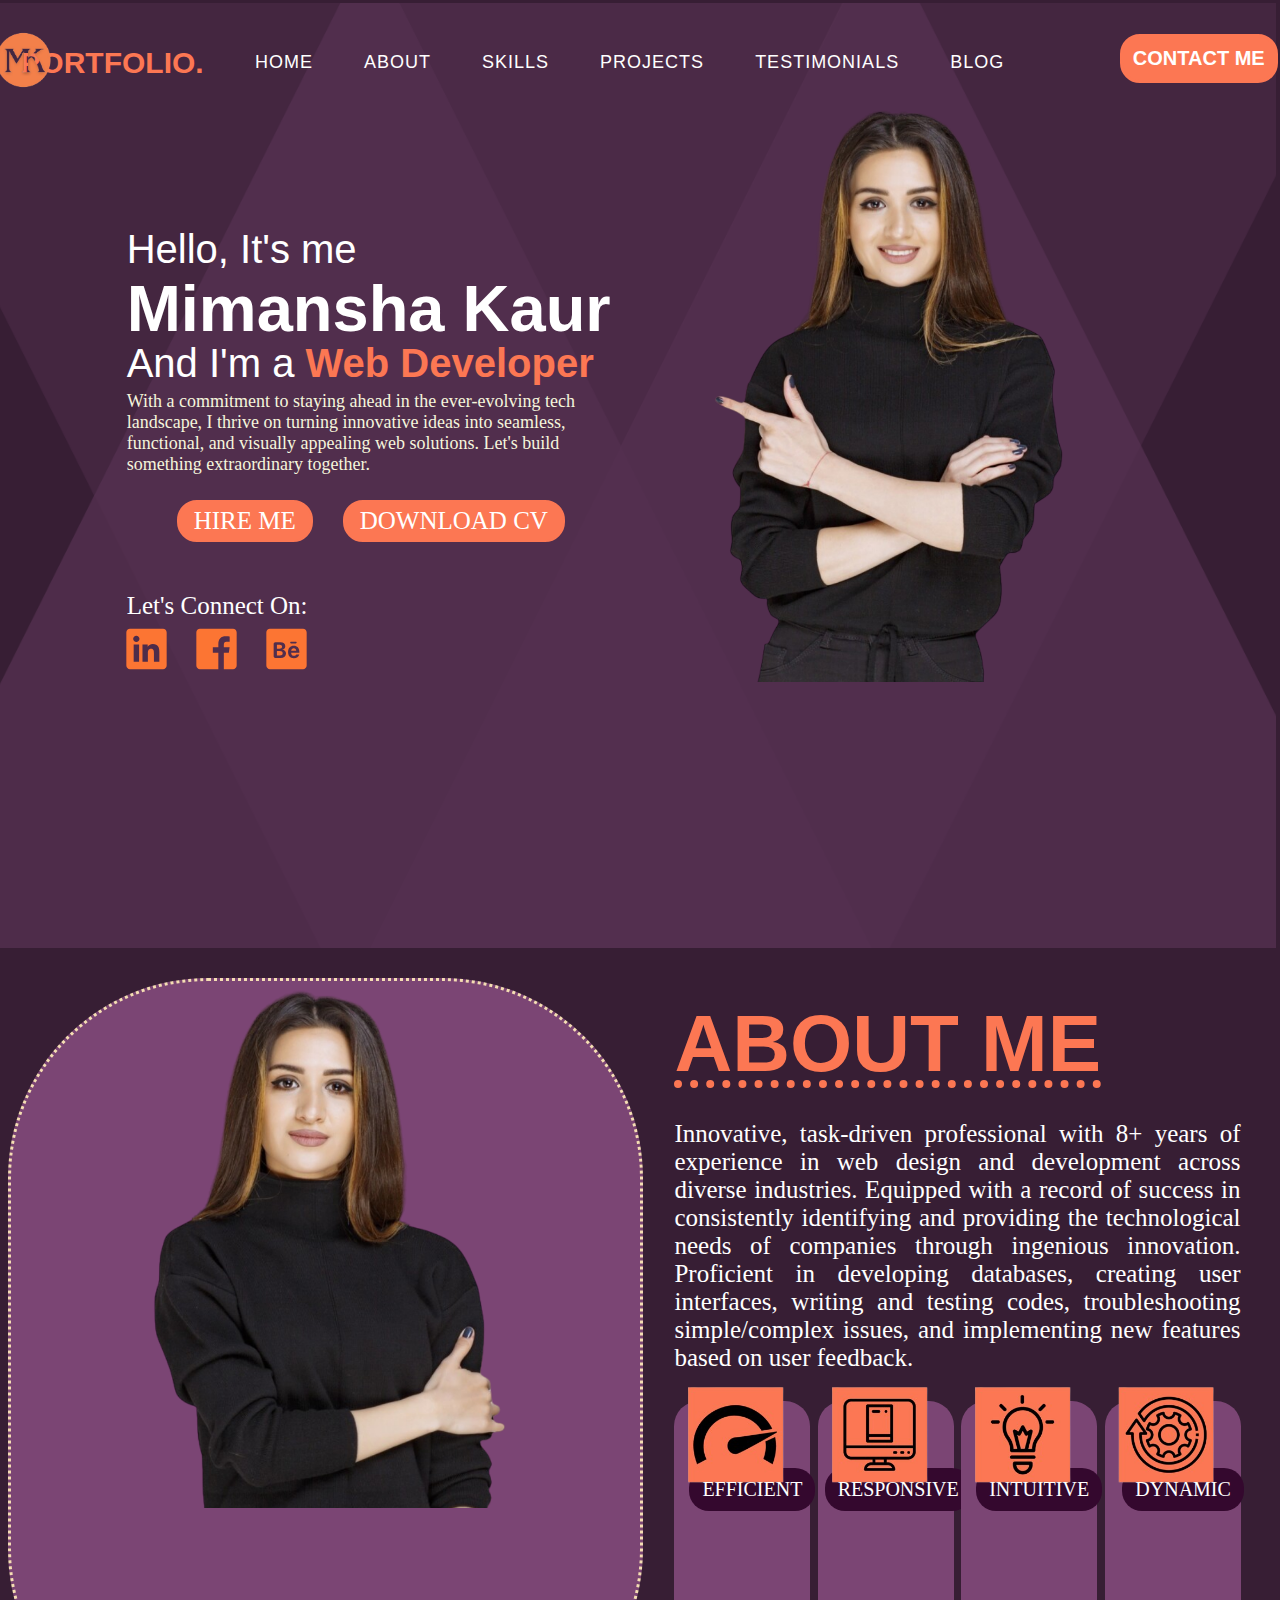
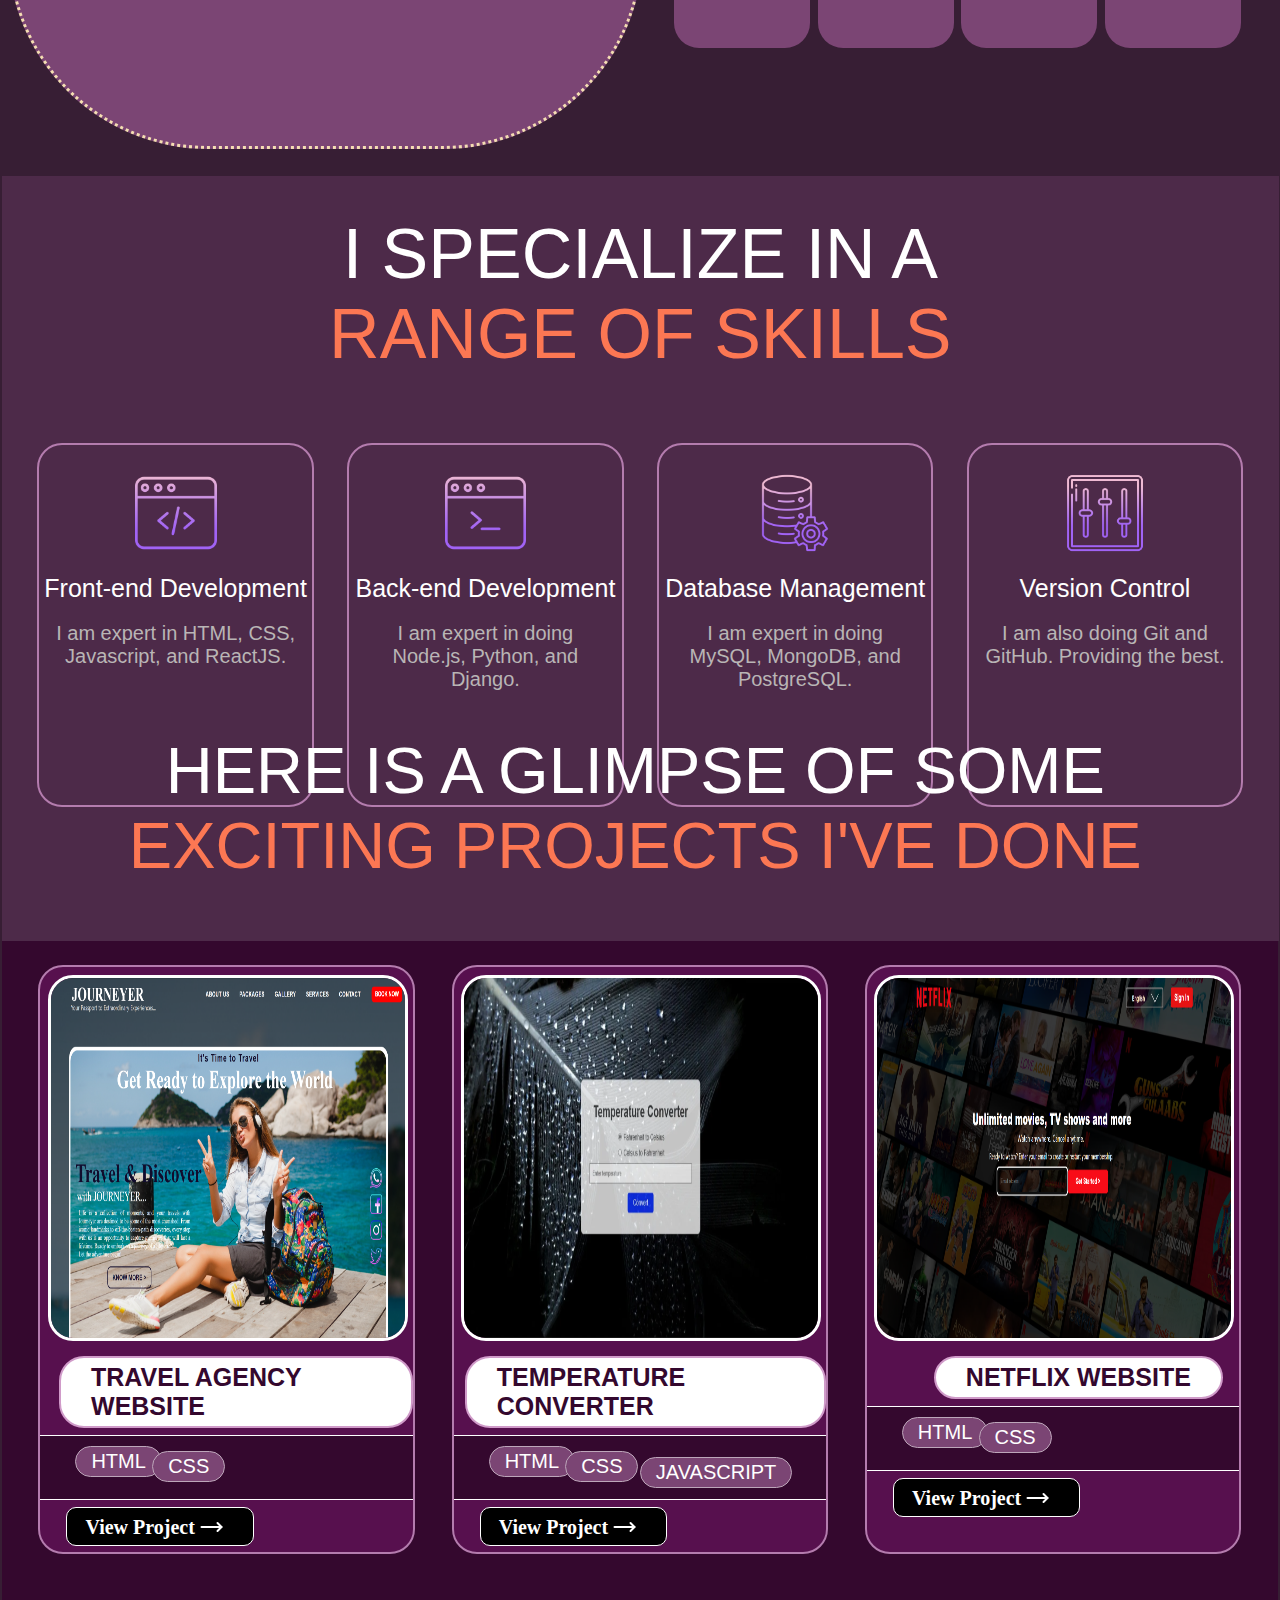
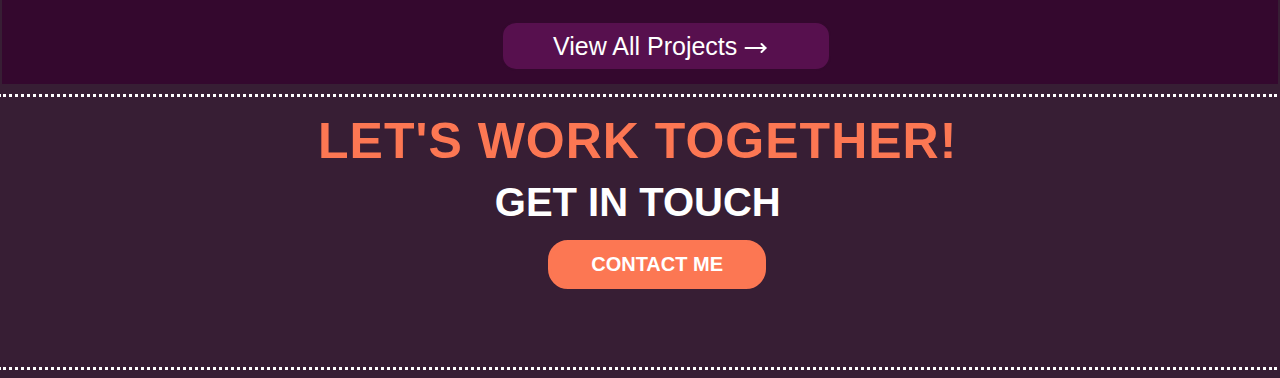
<file: OIBSIP_Task2(Portfolio)/index2.html>
<!DOCTYPE html>
<html lang="en">
<head>
    <meta charset="UTF-8">
    <meta name="viewport" content="width=device-width, initial-scale=1.0">
    <title>MK_PORTFOLIO</title>
    <link rel="icon" href="./images_icons2/mk_logo.png">
    <link rel="stylesheet" href="./style2.css">
</head>
<body>
    <!--PAGE1 START-->
    <div class="container1">
        <!--HEADER START-->
        <div class="header">
            <div class="header_logo">
            <img style="background: transparent; width: 5%; margin-left: -12.5%; margin-top: -3.5%; position: absolute;" src="./images_icons2/mk_logo.png" alt="logo">
            </div>
            <div class="logo_name"> PORTFOLIO.</div>
            <div class="header_list">
                <a style="margin-left: -13%" href="#">HOME</a>
                <a href="#">ABOUT</a>
                <a href="#">SKILLS</a>
                <a href="#">PROJECTS</a>
                <a href="#">TESTIMONIALS</a>
                <a href="#">BLOG</a>
            </div>
            <div class="contact-btn">CONTACT ME</div>
        </div>
        <!--HEADER END-->
        <!--HOME PAGE START-->
        <img style="width: 30%; margin-top: -0.5%; margin-left: 55%; background: transparent;"  src="./images_icons2/women3.png" alt="girl_pic">
        <div class="main-ctn">
            <p class="heading">Hello, It's me</p><br>
            <p class="heading2">Mimansha Kaur</p>
            <p class="heading3">And I'm a <b style="background-color: transparent; color: #fc7753">Web Developer</b> </p>
            <p class="heading4">With a commitment to staying ahead in the ever-evolving tech landscape, I thrive on turning innovative ideas into seamless, functional, and visually appealing web solutions. Let's build something extraordinary together.</p>
            <div class="main-ctn2">
                <div class="hire-btn">HIRE ME</div>
                <div class="cv-btn">DOWNLOAD CV</div>
            </div>
            <div class="main-ctn3">
                <div class="main-ctn3-content">Let's Connect On:
                    <div class="main-ctn3-iconbox">
                            <svg style="cursor: pointer; margin-top:-70px;" xmlns="http://www.w3.org/2000/svg" x="0px" y="0px" width="120" height="120" viewBox="0,0,256,256"><g fill="#fc7533" fill-rule="nonzero" stroke="none" stroke-width="1" stroke-linecap="butt" stroke-linejoin="miter" stroke-miterlimit="10" stroke-dasharray="" stroke-dashoffset="0" font-family="none" font-weight="none" font-size="none" text-anchor="none" style="mix-blend-mode: normal"><g transform="scale(8.53333,8.53333)"><path d="M24,4h-18c-1.105,0 -2,0.895 -2,2v18c0,1.105 0.895,2 2,2h18c1.105,0 2,-0.895 2,-2v-18c0,-1.105 -0.895,-2 -2,-2zM10.954,22h-2.95v-9.492h2.95zM9.449,11.151c-0.951,0 -1.72,-0.771 -1.72,-1.72c0,-0.949 0.77,-1.719 1.72,-1.719c0.948,0 1.719,0.771 1.719,1.719c0,0.949 -0.771,1.72 -1.719,1.72zM22.004,22h-2.948v-4.616c0,-1.101 -0.02,-2.517 -1.533,-2.517c-1.535,0 -1.771,1.199 -1.771,2.437v4.696h-2.948v-9.492h2.83v1.297h0.04c0.394,-0.746 1.356,-1.533 2.791,-1.533c2.987,0 3.539,1.966 3.539,4.522z"></path></g></g></svg>
                            <svg style="cursor: pointer; margin-top:-70px; margin-left: 15px;" xmlns="http://www.w3.org/2000/svg" x="0px" y="0px" width="120" height="120" viewBox="0,0,256,256"><g fill="#fc7533" fill-rule="nonzero" stroke="none" stroke-width="1" stroke-linecap="butt" stroke-linejoin="miter" stroke-miterlimit="10" stroke-dasharray="" stroke-dashoffset="0" font-family="none" font-weight="none" font-size="none" text-anchor="none" style="mix-blend-mode: normal"><g transform="scale(8.53333,8.53333)"><path d="M24,4h-18c-1.105,0 -2,0.895 -2,2v18c0,1.105 0.895,2 2,2h10v-9h-3v-3h3v-1.611c0,-3.05 1.486,-4.389 4.021,-4.389c1.214,0 1.856,0.09 2.16,0.131v2.869h-1.729c-1.076,0 -1.452,0.568 -1.452,1.718v1.282h3.154l-0.428,3h-2.726v9h5c1.105,0 2,-0.895 2,-2v-18c0,-1.105 -0.896,-2 -2,-2z"></path></g></g></svg>
                            <svg style="cursor: pointer; margin-top:-70px; margin-left: 15px;" xmlns="http://www.w3.org/2000/svg" x="0px" y="0px" width="120" height="120" viewBox="0,0,256,256"><g fill="#fc7533" fill-rule="nonzero" stroke="none" stroke-width="1" stroke-linecap="butt" stroke-linejoin="miter" stroke-miterlimit="10" stroke-dasharray="" stroke-dashoffset="0" font-family="none" font-weight="none" font-size="none" text-anchor="none" style="mix-blend-mode: normal"><g transform="scale(8.53333,8.53333)"><path d="M6,4c-1.105,0 -2,0.895 -2,2v18c0,1.105 0.895,2 2,2h18c1.105,0 2,-0.895 2,-2v-18c0,-1.105 -0.895,-2 -2,-2zM17.5,11h2.55664c0.276,0 0.5,0.224 0.5,0.5c0,0.276 -0.224,0.5 -0.5,0.5h-2.55664c-0.276,0 -0.5,-0.224 -0.5,-0.5c0,-0.276 0.224,-0.5 0.5,-0.5zM8.91992,11.38477h2.78516c1.644,0 2.625,0.80428 2.625,2.11328c0,0.898 -0.6642,1.68155 -1.5332,1.81055v0.10547c1.122,0.082 1.9375,0.92753 1.9375,2.01953c0.001,1.485 -1.12069,2.42578 -2.92969,2.42578h-2.88477c-0.508,0 -0.91992,-0.41192 -0.91992,-0.91992v-6.63476c0,-0.508 0.41192,-0.91992 0.91992,-0.91992zM9.77344,12.74023v2.15625h1.33203c0.958,0.001 1.48047,-0.39322 1.48047,-1.07422c0,-0.675 -0.48603,-1.08203 -1.33203,-1.08203zM18.96289,13.24023c1.909,0 3.03516,1.21649 3.03516,3.27149v0.52148h-4.44336v0.08789c0.023,0.963 0.58747,1.5625 1.48047,1.5625c0.675,0 1.13831,-0.23997 1.32031,-0.66797h1.5918c-0.258,1.222 -1.37494,1.98438 -2.96094,1.98438c-1.973,0 -3.13476,-1.24566 -3.13477,-3.34766c0,-2.108 1.18533,-3.41211 3.11133,-3.41211zM18.9707,14.55078c-0.793,0 -1.35216,0.55063 -1.41016,1.39063h2.75977c-0.036,-0.857 -0.55161,-1.39062 -1.34961,-1.39062zM9.77344,16.0957v2.4082h1.58008c1.022,0 1.57422,-0.43066 1.57422,-1.22266c0,-0.776 -0.57023,-1.18555 -1.61523,-1.18555z"></path></g></g></svg>
                    </div>
                </div>
            </div>
        </div>
        <!--HOME PAGE END-->
    </div>
    <!--PAGE1 END-->
    <!--PAGE2 START-->
    <div class="container2">
        <div class="container2-1">
            <img style="width: 60%; margin-top: 0%; margin-left: 20%;" src="./images_icons2/women2.png" alt="girl2">
        </div>
        <div class="container2-2">
            <div class="container2-2-1">ABOUT ME</div>
            <div class="container2-2-2">Innovative, task-driven professional with 8+ years of experience in web design and development across diverse industries. Equipped with a record of success in consistently identifying and providing the technological needs of companies through ingenious innovation. Proficient in developing databases, creating user interfaces, writing and testing codes, troubleshooting simple/complex issues, and implementing new features based on user feedback.</div>
            <div class="container2-2-3">
                <div class="cont2-2-3-1">
                    <img style=" width: 150%; margin-top: -155px; margin-left: -40px;"  src="./images_icons2/fast.png" alt="fast">
                    <div style="margin-left: 11%;" class="cont2-2-3-2">EFFICIENT</div>
                </div>
                <div class="cont2-2-3-1">
                    <img style="width: 150%; margin-top: -155px; margin-left: -40px;" src="./images_icons2/responsive.png" alt="fast">
                    <div style="margin-left: 5%;" class="cont2-2-3-2">RESPONSIVE</div>
                </div>
                <div class="cont2-2-3-1">
                    <img style="width: 150%; margin-top: -155px; margin-left: -40px;" src="./images_icons2/intuitive.png" alt="fast">
                    <div style="margin-left: 11%;" class="cont2-2-3-2">INTUITIVE</div>
                </div>
                <div class="cont2-2-3-1">
                    <img style="width: 150%; margin-top: -155px; margin-left: -40px;"  src="./images_icons2/dynamic.png" alt="fast">
                    <div style="margin-left: 13%;" class="cont2-2-3-2">DYNAMIC</div>
                </div>
            </div>
        </div>
    </div>
    <!--PAGE2 END-->
    <!--PAGE3 START-->
    <div class="container3">
        <div class="cont-3-1">
            <span>I SPECIALIZE IN A</span><br>
            <span style="color: #fc7753;">RANGE OF SKILLS</span>
        </div>
        <div class="cont3-2">
            <div class="cont-3-2-1">
                <img style="width: 30%; margin-left: 35%; margin-top: 10%;" src="./images_icons2/frontend.png" alt="frontend">
                <div class="cont3-2-1-1">Front-end Development</div>
                <div class="cont3-2-1-2">I am expert in HTML, CSS, Javascript, and ReactJS.</div>
            </div>
            <div class="cont-3-2-1">
                <img style="width: 30%; margin-left: 35%; margin-top: 10%;" src="./images_icons2/backend.png" alt="frontend">
                <div class="cont3-2-1-1">Back-end Development</div>
                <div class="cont3-2-1-2">I am expert in doing Node.js, Python, and Django.</div>
            </div>
            <div class="cont-3-2-1">
                <img style="width: 30%; margin-left: 35%; margin-top: 10%;" src="./images_icons2/database.png" alt="frontend">
                <div class="cont3-2-1-1">Database Management</div>
                <div class="cont3-2-1-2">I am expert in doing MySQL, MongoDB, and PostgreSQL.</div>
            </div>
            <div class="cont-3-2-1">
                <img style="width: 30%; margin-left: 35%; margin-top: 10%;" src="./images_icons2/version.png" alt="frontend">
                <div class="cont3-2-1-1">Version Control</div>
                <div class="cont3-2-1-2">I am also doing Git and GitHub. Providing the best.</div>
            </div>
        </div>
    </div>
    <!--PAGE3 END-->
    <!--PAGE4 START-->
    <div class="container4">
        <div class="cont-4-1">
            <span>HERE IS A GLIMPSE OF SOME</span><br>
            <span style="color: #fc7753;">EXCITING PROJECTS I'VE DONE</span>
        </div>
        <div class="cont4-2">
            <div class="cont-4-2-1">
                <img style="width: 95%; height: 40vh; margin-left: 2%; margin-top: 2%; border: 3px solid white; border-radius: 25px;" src="./images_icons2/travel_agency_website.png" alt="travel_agency_website">
                <div style="margin-left: 5%;" class="cont4-2-1-1">TRAVEL AGENCY WEBSITE</div>
                <div class="cont4-2-1-2">
                    <div class="html-btn">HTML</div>
                    <div style="margin-top: -6.8%; margin-left: 30%;" class="html-btn">CSS</div>
                </div>
                <div class="project-btn">View Project&nbsp;<svg xmlns="http://www.w3.org/2000/svg" width="35" height="24" viewBox="6 -5 24 24" fill="none" stroke="currentColor" stroke-width="2" stroke-linecap="round" stroke-linejoin="round" class="lucide lucide-move-right"><path d="M18 8L22 12L18 16"/><path d="M2 12H22"/></svg></div>
            </div>
            <div class="cont-4-2-1">
                <img style="width: 95%; height: 40vh; margin-left: 2%; margin-top: 2%; border: 3px solid white; border-radius: 25px;" src="./images_icons2/temperature.png" alt="portfolio">
                <div style="margin-left: 3%;" class="cont4-2-1-1">TEMPERATURE CONVERTER</div>
                <div class="cont4-2-1-2">
                    <div class="html-btn">HTML</div>
                    <div style="margin-top: -6.8%; margin-left: 30%;" class="html-btn">CSS</div>
                    <div style="margin-top: -6.9%; margin-left: 50%;" class="html-btn">JAVASCRIPT</div>
                </div>
                <div class="project-btn">View Project&nbsp;<svg xmlns="http://www.w3.org/2000/svg" width="35" height="24" viewBox="6 -5 24 24" fill="none" stroke="currentColor" stroke-width="2" stroke-linecap="round" stroke-linejoin="round" class="lucide lucide-move-right"><path d="M18 8L22 12L18 16"/><path d="M2 12H22"/></svg></div>
            </div>
            <div class="cont-4-2-1">
                <img style="width: 95%; height: 40vh; margin-left: 2%; margin-top: 2%; border: 3px solid white; border-radius: 25px;" src="./images_icons2/netflix.png" alt="netflix">
                <div style="margin-left: 18%;" class="cont4-2-1-1">NETFLIX WEBSITE</div>
                <div class="cont4-2-1-2">
                    <div class="html-btn">HTML</div>
                    <div style="margin-top: -6.8%; margin-left: 30%;" class="html-btn">CSS</div>
                </div>
                <div class="project-btn">View Project&nbsp;<svg xmlns="http://www.w3.org/2000/svg" width="35" height="24" viewBox="6 -5 24 24" fill="none" stroke="currentColor" stroke-width="2" stroke-linecap="round" stroke-linejoin="round" class="lucide lucide-move-right"><path d="M18 8L22 12L18 16"/><path d="M2 12H22"/></svg></div>
            </div>
        </div>
    </div>
    <div class="proj-btn">View All Projects&nbsp;<svg xmlns="http://www.w3.org/2000/svg" width="35" height="24" viewBox="6 -5 24 24" fill="none" stroke="currentColor" stroke-width="2" stroke-linecap="round" stroke-linejoin="round" class="lucide lucide-move-right"><path d="M18 8L22 12L18 16"/><path d="M2 12H22"/></svg></div>
    <!--PAGE4 END-->
    <!--FOOTER START-->
    <div class="footer-container">
        <div class="foot-cont1">LET'S WORK TOGETHER!</div>
        <div class="foot-cont2">GET IN TOUCH</div>
        <div class="contact2-btn">CONTACT ME</div>
    </div>
    <!--FOOTER END-->
</body>
</html>
</file>
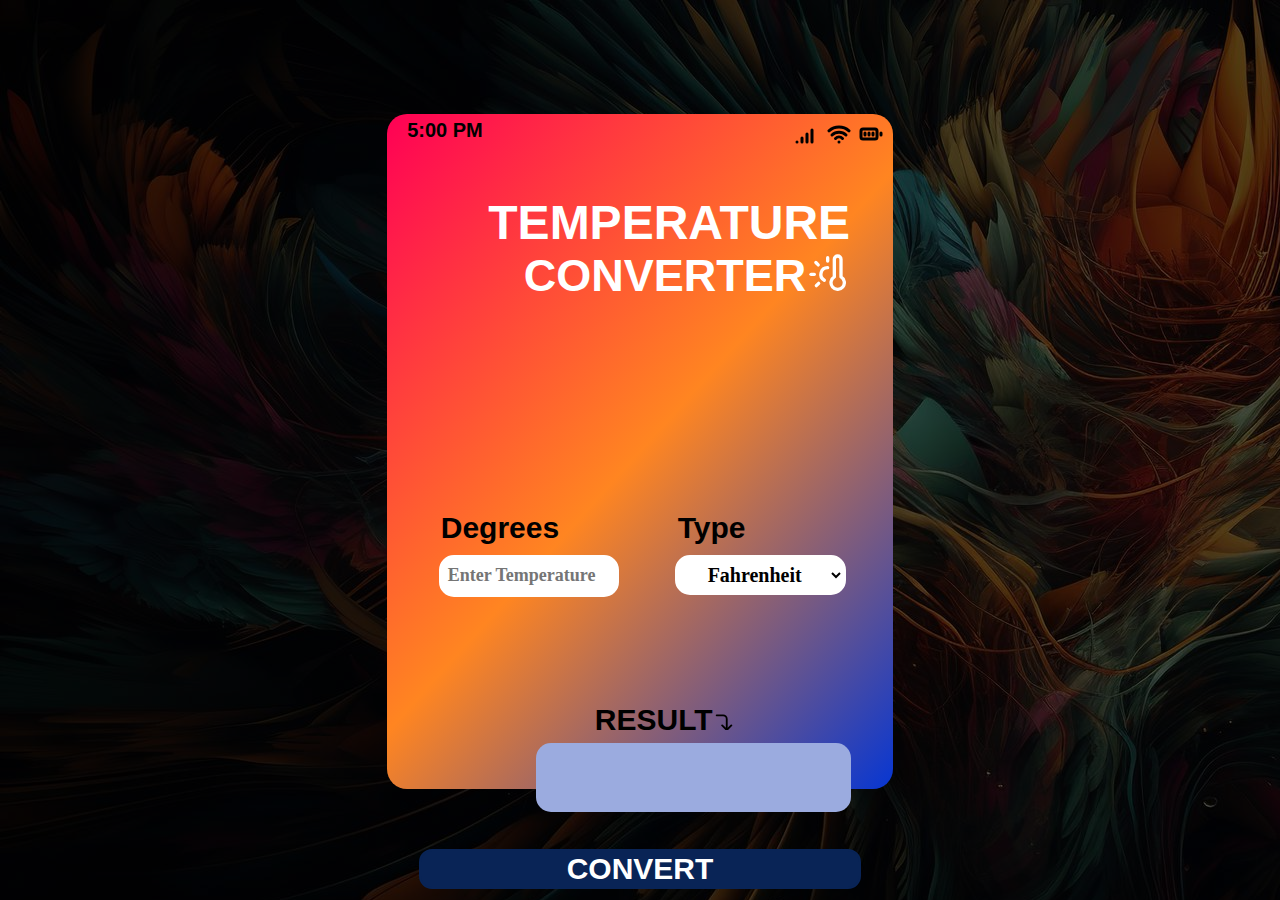
<file: OIBSIP_Task3(TempConverter)/index3.html>
<!DOCTYPE html>
<html lang="en">
<head>
    <meta charset="UTF-8">
    <meta name="viewport" content="width=device-width, initial-scale=1.0">
    <title>Temp_Converter</title>
    <link rel="stylesheet" href="./style3.css">
</head>
<body>
    <!--BOX START-->
    <div class="container1">
    <!--HEADER START-->
    <div class="container2">
        <div class="cont0">
            <div class="cont0-1">5:00 PM</div>
            <div class="cont0-2">
                <svg xmlns="http://www.w3.org/2000/svg" width="24" height="24" viewBox="0 0 24 24" fill="none" stroke="currentColor" stroke-width="3" stroke-linecap="round" stroke-linejoin="round" class="lucide lucide-signal-high"><path d="M2 20h.01"/><path d="M7 20v-4"/><path d="M12 20v-8"/><path d="M17 20V8"/></svg>&nbsp;
                <svg xmlns="http://www.w3.org/2000/svg" width="24" height="24" viewBox="0 0 24 24" fill="none" stroke="currentColor" stroke-width="3" stroke-linecap="round" stroke-linejoin="round" class="lucide lucide-wifi"><path d="M5 13a10 10 0 0 1 14 0"/><path d="M8.5 16.5a5 5 0 0 1 7 0"/><path d="M2 8.82a15 15 0 0 1 20 0"/><line x1="12" x2="12.01" y1="20" y2="20"/></svg>&nbsp;
                <svg xmlns="http://www.w3.org/2000/svg" width="24" height="24" viewBox="0 0 24 24" fill="none" stroke="currentColor" stroke-width="3" stroke-linecap="round" stroke-linejoin="round" class="lucide lucide-battery-full"><rect width="16" height="10" x="2" y="7" rx="2" ry="2"/><line x1="22" x2="22" y1="11" y2="13"/><line x1="6" x2="6" y1="11" y2="13"/><line x1="10" x2="10" y1="11" y2="13"/><line x1="14" x2="14" y1="11" y2="13"/></svg>
            </div>
        </div>
        <span class="container3-1">TEMPERATURE</span><br>
        <span class="container3-2">CONVERTER<svg xmlns="http://www.w3.org/2000/svg" width="40" height="40" viewBox="-1 -1 24 24" fill="none" stroke="currentColor" stroke-width="2" stroke-linecap="round" stroke-linejoin="round" class="lucide lucide-thermometer-sun"><path d="M12 9a4 4 0 0 0-2 7.5"/><path d="M12 3v2"/><path d="m6.6 18.4-1.4 1.4"/><path d="M20 4v10.54a4 4 0 1 1-4 0V4a2 2 0 0 1 4 0Z"/><path d="M4 13H2"/><path d="M6.34 7.34 4.93 5.93"/></svg></span>
    </div>
    <!--HEADER END-->
    <!--INPUT-BOX START-->
    <div class="container4">
        <div class="cont4-1">
            <div class="cont4-1-1">Degrees</div>
            <div class="cont4-1-2">
                <input type="number" id="degree" placeholder="Enter Temperature"></input>
            </div>
        </div>
        <div class="cont4-1">
            <div class="cont4-1-2">Type</div>
            <select class="temp-list" id="temp-type">
                <option value="Fahrenheit" id="fahrenheit">Fahrenheit</option>
                <option value="Kelvin" id="kelvin">Kelvin</option>
            </select>
        </div>
    </div>
    <!--RESULT BOX START-->
    <div class="cont4-2">
        <div class="cont4-2-1">RESULT<svg xmlns="http://www.w3.org/2000/svg" width="22" height="22" viewBox="0 -4 24 24" fill="none" stroke="currentColor" stroke-width="2" stroke-linecap="round" stroke-linejoin="round" class="lucide lucide-corner-right-down"><polyline points="10 15 15 20 20 15"/><path d="M4 4h7a4 4 0 0 1 4 4v12"/></svg></div>
        <div class="cont4-2-2">
            <div class="result-box" placeholder="YOUR RESULT" id="celsius"></div>
        </div>
    </div>
    <!--RESULT BOX END-->
    <!--INPUT-BOX END-->
    <!--CLEAR BUTTON START-->
    <button class="button" id="convert-btn">CONVERT</button>
    <!--CLEAR BUTTON END-->
    <!--BOX END-->
    <script src="./main.js"></script>
</body>
</html>
</file>
<file: OIBSIP_Task1(Landing_Page)/style.css>
*{
    margin: 0;
    padding: 0;
    box-sizing: border-box;
}
body{
    background-image: linear-gradient(rgba(0,0,0,0.6),rgba(0,0,0,0.1)),url(./images_icons//background1.jpg);
    background-size: cover;
}
nav{
    width: 100%;
    height: 50px;
    display: flex;
    justify-content: space-around;
    align-items: center;
}
.logo{
    font-weight: 900;
    font-size: 50px;
    color: #fff;
    margin-left: 5%;
    margin-top: 40px;

}
.menu{
    font-weight: bolder;
    margin-top: 40px;
    margin-left: 11%;
}
.menu a{
    letter-spacing: 1px;
    text-decoration: none;
    color:#fff;
    padding: 10px 20px;
    font-size: large;
    font-family: sans-serif;
}
.menu a:hover{
    color: rgb(255, 128, 128);
    border-bottom: 2px solid rgb(255, 128, 128) ;
    border-bottom-width: 2px;
}
.book{
    background-color: red;
    color: white;
    font-weight: 700;
    padding: 10px 15px;
    border-radius: 10px;
    cursor:pointer;
    font-size: large;
    margin-top: 40px;
    font-family: sans-serif;

}
.book:hover{
    background-color: rgb(177, 26, 26);
}
.container{
    width: 90%;
    height: 450vh;
    margin-left: 1.5%;
    transform: translate(4%, 4%);
    align-items: center;
    background-color: white;
    border-radius: 30px ;
}
.container_img{
    width: 99%;
    height: 110vh;
    border-top-right-radius: 30px;
    border-top-left-radius: 30px;
    margin-top: 10px;
    margin-left: 6px;
}
footer{
    width: 100%;
    height: 45vh;
    background-color: rgb(8, 1, 26);
    padding-left: 30px;
    margin-top: 15%;
    display: flex;
    justify-content: space-between;
    align-items: center;
    position: absolute;
}
.journeyer_container{
    width: 550px;
    height: 200px;
    margin-top: -5%;
}
.footer-journeyer1{
    width: 250px;
    height: 100px;
    color: rgb(255, 161, 161);
    font-size: 32px;
    font-weight: bolder;
    letter-spacing: 1px;
    margin-left: 20%;
}
.footer-journeyer2{
    width: 500px;
    height: 150px;
    color: rgb(187, 183, 183);
    font-size: 18.5px;
    margin-top: 13%;
    font-family:Arial, Helvetica, sans-serif ;
    font-weight: 500;
    text-align: justify;
}
.TC{
    color: white;
    font-weight: 400;
    font-size: 18px;
    text-decoration: none;
    margin-top: 5%;
}
.TC:hover{
    font-size: 20px;
}
.services_container{
    width: 550px;
    height: 200px;
    margin-top: -5%;
}
.services1{
    width: 250px;
    height: 100px;
    color: rgb(255, 161, 161);
    font-size: 30px;
    font-weight: bolder;
    letter-spacing: 1px;
    margin-left: 35%;
}
.services2{
    width: 500px;
    height: 150px;
    color: white;
    font-size: 20px;
    margin-top: 13%;
    font-family:Arial, Helvetica, sans-serif ;
    font-weight: 500;
    text-align: justify;
    letter-spacing: 2px;
}
.contact_container{
    width: 550px;
    height: 200px;
    margin-top: -5%;
}
.contact1{
    width: 250px;
    height: 100px;
    color: rgb(255, 161, 161);
    font-size: 30px;
    font-weight: bolder;
    letter-spacing: 1px;
    text-align: left;
}
.contact2{
    width: 500px;
    height: 150px;
    color: white;
    font-size: 20px;
    margin-top: -6%;
    font-family:Arial, Helvetica, sans-serif ;
    font-weight: 500;
    text-align: justify;
    letter-spacing: 2px;
}
.main1{
    color: rgb(17, 12, 45);
    font-size: 27px;
    font-family:sans-serif;
    letter-spacing: 2px;
    margin-top: -58%;
    text-align: center;
}
.main2{
    color: white;
    font-size: 68px;
    font-family:'Times New Roman', Times, serif;
    font-weight: bold;
    margin-top: -41%;
    text-align: center;
    margin-left: 15%;
}
.main3{
    color: rgb(17, 12, 45);
    font-size: 70px;
    margin-top: 12%;
    margin-left: 2%;
    font-weight: bold;
}
.main4{
    color: white;
    font-size: 35px;
    margin-top: 10%;
    margin-left: 2.5%;
}
.main5{
    color: white;
    font-size: 19px;
    text-align: justify;
    margin-left: 3%;
    margin-top: 12px;
    width: 35%;
    height: 150px;
}
.explore-btn{
    font-size: 20px;
    margin-top: 150px;
    color: rgb(17, 12, 45);
    padding: 15px 20px;
    font-weight: bolder;
    font-family: sans-serif;
    background-color: transparent;
    border: 3px solid rgb(17, 12, 45);
    border-radius: 15px;
    margin-left: 12%;
    text-decoration: none;
}
.explore-btn:hover{
    color: white;
    background-color: rgb(17, 12, 45);
    border: 3px solid rgb(17, 12, 45);
}
.icon{
    flex-direction: column;
    filter: brightness(250%);
    margin-top: -22%;
    margin-left: 94%;
    position: absolute;
}
.icon1:hover{
    cursor: pointer;
    zoom: 110%;
}
.icon2:hover{
    cursor: pointer;
    zoom: 110%;
}
.icon3:hover{
    cursor: pointer;
    zoom: 110%;
}
.icon4:hover{
    cursor: pointer;
    zoom: 110%;
}
.container2{
    background-color: rgb(17, 12, 45);
    width: 100%;
    height: 90vh;
    margin-top: -4.65%;
    margin-left: 0%;
    padding-top: 70px;
    line-height: 1.3;
}
.next-dest{
    color: #00ffc8;
    font-size: 70px;
    font-family: cursive;
    font-weight: bold;
    margin-left: 59%;
    word-spacing: 5px;
}
.travel-dest1{
    color: white;
    text-align: center;
    font-size: 90px;
    font-weight: bold;
    margin-left: 61%;
    letter-spacing: 1px;
    font-family: Georgia, 'Times New Roman', Times, serif;
    background: linear-gradient(to right, #f32170,#ff6b08, #cf23cf, #eedd44);
    -webkit-text-fill-color: transparent;
    -webkit-background-clip: text;
}
.travel-dest2{
    color: white;
    text-align: center;
    font-size: 90px;
    font-weight: bold;
    margin-left: 51%;
    letter-spacing: 1px;
    font-family: Georgia, 'Times New Roman', Times, serif;
    background: linear-gradient(to right, #f32170,#ff6b08, #cf23cf, #eedd44);
    -webkit-text-fill-color: transparent;
    -webkit-background-clip: text;
}
.dest_list{
    color: white;
    font-size: 35px;
    font-weight: bold;
    font-family: cursive;
    text-align: center ;
    background-color: transparent;
    width: 20%;
    border: 3px solid #ff6200;
    border-radius: 15px;
    margin-top: -1%;
    margin-left: 62%;
}
.dest_list:hover{
    color: white;
    border: 3px solid #00ffc8;
}
.container3{
    width: 35%;
    height: 90vh;
    background-color: aqua;
    margin-top: -587.5px;;
    margin-left: 4%;
    display:  flex;
    flex-direction: column;
}
.container4{
    width: 100%;
    height: 40vh;
    color: rgb(17, 12, 45);
    font-size: 60px;
    text-align: center;
    padding-top: 25px;
    margin-top: -0.4%;
    border-top: 2px solid white;
    border-bottom: 2px solid white;
    font-weight: bolder;
    font-family: system-ui, -apple-system, BlinkMacSystemFont, 'Segoe UI', Roboto, Oxygen, Ubuntu, Cantarell, 'Open Sans', 'Helvetica Neue', sans-serif;
    background: darkgray;
}
.plan-btn{
    font-size: 25px;
    align-items: center;
    color: rgb(17, 12, 45);
    padding: 20px 70px;
    font-weight: bold;
    font-family: sans-serif;
    background-color: transparent;
    border: 3px solid rgb(17, 12, 45);
    border-radius: 15px;
    margin-top: 1150%;
    text-decoration: none;
}
.plan-btn:hover{
    color: white;
    background-color: rgb(17, 12, 45);
    border: 3px solid rgb(17, 12, 45);
}
.container5{
    width: 100%;
    height: 70vh;
    margin-left: 0%;
    padding-top: 70px;
    line-height: 1.3;
    border-bottom: 2px solid white;
    background-color: rgb(17, 12, 45);
}
.container6{
    color: white;
    width: 50%;
    height: 55vh;
    margin-top: -31%;
    margin-left: 5%;
    line-height: 1.2;
}
.services-btn{
    color: black;
    font-size: 20px;
    padding: 10px 70px;
    font-weight: bolder;
    font-family: sans-serif;
    background-color: aqua;
    margin-left: 0%;
    border: 1px solid aqua;
    border-radius: 50px;
    text-decoration: none;
}
.services-btn:hover{
    color: aqua;
    background-color: transparent;
    border: 3px solid aqua;
}
.container7{
    width: 100%;
    height: 139vh;
    border-top: 2px solid white;
    border-bottom: 2px solid white;
    border-bottom-left-radius: 30px ;
    border-bottom-right-radius: 30px;
    display: flex;
    justify-content: space-between;
}
.cont7-txt{
    color: gold;
    font-size: 80px;
    font-weight: bold;
    text-align: center;
}
.booking-btn{
    color: white;
    font-size: 25px;
    padding: 20px 70px;
    font-weight: bolder;
    font-family: sans-serif;
    background-color: transparent;
    margin-left: 40%;
    border: 5px solid gold;
    border-radius: 50px;
    text-decoration: none;
}
.booking-btn:hover{
    color: black;
    background-color: gold;
    border: 3px solid gold;
}
.container9{
    width: 100%;
    height: 45vh;
    margin-top: 10%;
    display: flex;
    justify-content: space-evenly;
    position: absolute;
}
.cont9_1{
    color: gold;
    font-size: 25px;
    text-align: center;
    font-weight: bold;
    padding-top: 11%;
    width: 22%;
    height: 43vh;
    background-color: transparent;
    margin-left: 90px;
    border: 5px solid gold;
    border-radius: 15px;
}
.cont9_2{
    color: gold;
    font-size: 25px;
    text-align: center;
    font-weight: bold;
    padding-top: 11%;
    width: 22%;
    height: 43vh;
    background-color: transparent;
    margin-left: 40px;
    border: 5px solid gold;
    border-radius: 15px;
}
.cont9_3{
    color: gold;
    font-size: 24px;
    text-align: center;
    font-weight: bold;
    padding-top: 11%;
    width: 22%;
    height: 43vh;
    background-color: transparent;
    margin-left: 40px;
    border: 5px solid gold;
    border-radius: 15px;
}
.cont9_4{
    color: gold;
    font-size: 25px;
    text-align: center;
    font-weight: bold;
    padding-top: 11%;
    width: 22%;
    height: 43vh;
    background-color: transparent;
    margin-left: 40px;
    margin-right: 90px;
    border: 5px solid gold;
    border-radius: 15px;
}
.container10{
    width: 100%;
    height: 45vh;
    margin-top: 2%;
    display: flex;
    justify-content: space-evenly;
    position: absolute;
}
</file>
<file: Task1_LandingPage(Journeyer)/style.css>
*{
    margin: 0;
    padding: 0;
    box-sizing: border-box;
}
header{
    width: 100%;
    height: 500vh;
    background-image: linear-gradient(rgba(0,0,0,0.6),rgba(0,0,0,0.1)),url(./images_icons//background1.jpg);
    background-size: cover;
}
nav{
    width: 100%;
    height: 50px;
    display: flex;
    justify-content: space-around;
    align-items: center;
}
.logo{
    font-weight: 900;
    font-size: 50px;
    color: #fff;
    margin-left: 5%;
    margin-top: 40px;

}
.menu{
    font-weight: bolder;
    margin-top: 40px;
    margin-left: 11%;
}
.menu a{
    letter-spacing: 1px;
    text-decoration: none;
    color:#fff;
    padding: 10px 20px;
    font-size: large;
    font-family: sans-serif;
}
.menu a:hover{
    color: rgb(255, 128, 128);
    border-bottom: 2px solid rgb(255, 128, 128) ;
    border-bottom-width: 2px;
}
.book{
    background-color: red;
    color: white;
    font-weight: 700;
    padding: 10px 15px;
    border-radius: 10px;
    cursor:pointer;
    font-size: large;
    margin-top: 40px;
    font-family: sans-serif;

}
.book:hover{
    background-color: rgb(177, 26, 26);
}
.container{
    width: 90%;
    height: 450vh;
    margin-left: 1.5%;
    transform: translate(4%, 4%);
    align-items: center;
    background-color: white;
    border-radius: 30px ;
}
.container_img{
    width: 99%;
    height: 110vh;
    border-top-right-radius: 30px;
    border-top-left-radius: 30px;
    margin-top: 10px;
    margin-left: 6px;
}
footer{
    width: 100%;
    height: 45vh;
    background-color: rgb(8, 1, 26);
    padding-left: 30px;
    margin-top: -8%;
    display: flex;
    justify-content: space-between;
    align-items: center;
}
.journeyer_container{
    width: 550px;
    height: 200px;
    margin-top: -5%;
}
.footer-journeyer1{
    width: 250px;
    height: 100px;
    color: rgb(255, 161, 161);
    font-size: 32px;
    font-weight: bolder;
    letter-spacing: 1px;
    margin-left: 20%;
}
.footer-journeyer2{
    width: 500px;
    height: 150px;
    color: rgb(187, 183, 183);
    font-size: 18.5px;
    margin-top: 13%;
    font-family:Arial, Helvetica, sans-serif ;
    font-weight: 500;
    text-align: justify;
}
.TC{
    color: white;
    font-weight: 400;
    font-size: 18px;
    text-decoration: none;
    margin-top: 5%;
}
.TC:hover{
    font-size: 20px;
}
.services_container{
    width: 550px;
    height: 200px;
    margin-top: -5%;
}
.services1{
    width: 250px;
    height: 100px;
    color: rgb(255, 161, 161);
    font-size: 30px;
    font-weight: bolder;
    letter-spacing: 1px;
    margin-left: 35%;
}
.services2{
    width: 500px;
    height: 150px;
    color: white;
    font-size: 20px;
    margin-top: 13%;
    font-family:Arial, Helvetica, sans-serif ;
    font-weight: 500;
    text-align: justify;
    letter-spacing: 2px;
}
.contact_container{
    width: 550px;
    height: 200px;
    margin-top: -5%;
}
.contact1{
    width: 250px;
    height: 100px;
    color: rgb(255, 161, 161);
    font-size: 30px;
    font-weight: bolder;
    letter-spacing: 1px;
    text-align: left;
}
.contact2{
    width: 500px;
    height: 150px;
    color: white;
    font-size: 20px;
    margin-top: -6%;
    font-family:Arial, Helvetica, sans-serif ;
    font-weight: 500;
    text-align: justify;
    letter-spacing: 2px;
}
.main1{
    color: rgb(17, 12, 45);
    font-size: 27px;
    font-family:sans-serif;
    letter-spacing: 2px;
    margin-top: -59%;
    text-align: center;
}
.main2{
    color: white;
    font-size: 68px;
    font-family:'Times New Roman', Times, serif;
    font-weight: bold;
    margin-top: -41%;
    text-align: center;
    margin-left: 15%;
}
.main3{
    color: rgb(17, 12, 45);
    font-size: 70px;
    margin-top: 12%;
    margin-left: 2%;
    font-weight: bold;
}
.main4{
    color: white;
    font-size: 35px;
    margin-top: 10%;
    margin-left: 2.5%;
}
.main5{
    color: white;
    font-size: 19px;
    text-align: justify;
    margin-left: 3%;
    margin-top: 12px;
    width: 35%;
    height: 150px;
}
.explore-btn{
    font-size: 20px;
    margin-top: 150px;
    color: rgb(17, 12, 45);
    padding: 15px 20px;
    font-weight: bolder;
    font-family: sans-serif;
    background-color: transparent;
    border: 3px solid rgb(17, 12, 45);
    border-radius: 15px;
    margin-left: 12%;
    text-decoration: none;
}
.explore-btn:hover{
    color: white;
    background-color: rgb(17, 12, 45);
    border: 3px solid rgb(17, 12, 45);
}
.icon{
    flex-direction: column;
    filter: brightness(250%);
    margin-top: -22%;
    margin-left: 94%;
    position: absolute;
}
.icon1:hover{
    cursor: pointer;
    zoom: 110%;
}
.icon2:hover{
    cursor: pointer;
    zoom: 110%;
}
.icon3:hover{
    cursor: pointer;
    zoom: 110%;
}
.icon4:hover{
    cursor: pointer;
    zoom: 110%;
}
.container2{
    background-color: rgb(17, 12, 45);
    width: 100%;
    height: 90vh;
    margin-top: -4.65%;
    margin-left: 0%;
    padding-top: 70px;
    line-height: 1.3;
}
.next-dest{
    color: #00ffc8;
    font-size: 70px;
    font-family: cursive;
    font-weight: bold;
    margin-left: 59%;
    word-spacing: 5px;
}
.travel-dest1{
    color: white;
    text-align: center;
    font-size: 90px;
    font-weight: bold;
    margin-left: 61%;
    letter-spacing: 1px;
    font-family: Georgia, 'Times New Roman', Times, serif;
    background: linear-gradient(to right, #f32170,#ff6b08, #cf23cf, #eedd44);
    -webkit-text-fill-color: transparent;
    -webkit-background-clip: text;
}
.travel-dest2{
    color: white;
    text-align: center;
    font-size: 90px;
    font-weight: bold;
    margin-left: 51%;
    letter-spacing: 1px;
    font-family: Georgia, 'Times New Roman', Times, serif;
    background: linear-gradient(to right, #f32170,#ff6b08, #cf23cf, #eedd44);
    -webkit-text-fill-color: transparent;
    -webkit-background-clip: text;
}
.dest_list{
    color: white;
    font-size: 35px;
    font-weight: bold;
    font-family: cursive;
    text-align: center ;
    background-color: transparent;
    width: 20%;
    border: 3px solid #ff6200;
    border-radius: 15px;
    margin-top: -1%;
    margin-left: 62%;
}
.dest_list:hover{
    color: white;
    border: 3px solid #00ffc8;
}
.container3{
    width: 35%;
    height: 90vh;
    background-color: aqua;
    margin-top: -587.5px;;
    margin-left: 4%;
    display:  flex;
    flex-direction: column;
}
.container4{
    width: 100%;
    height: 40vh;
    color: rgb(17, 12, 45);
    font-size: 60px;
    text-align: center;
    padding-top: 25px;
    margin-top: -0.4%;
    border-top: 2px solid white;
    border-bottom: 2px solid white;
    font-weight: bolder;
    font-family: system-ui, -apple-system, BlinkMacSystemFont, 'Segoe UI', Roboto, Oxygen, Ubuntu, Cantarell, 'Open Sans', 'Helvetica Neue', sans-serif;
    background: darkgray;
}
.plan-btn{
    font-size: 25px;
    align-items: center;
    color: rgb(17, 12, 45);
    padding: 20px 70px;
    font-weight: bold;
    font-family: sans-serif;
    background-color: transparent;
    border: 3px solid rgb(17, 12, 45);
    border-radius: 15px;
    margin-top: 1150%;
    text-decoration: none;
}
.plan-btn:hover{
    color: white;
    background-color: rgb(17, 12, 45);
    border: 3px solid rgb(17, 12, 45);
}
.container5{
    width: 100%;
    height: 70vh;
    margin-left: 0%;
    padding-top: 70px;
    line-height: 1.3;
    border-bottom: 2px solid white;
    background-color: rgb(17, 12, 45);
}
.container6{
    color: white;
    width: 50%;
    height: 55vh;
    margin-top: -31%;
    margin-left: 5%;
    line-height: 1.2;
}
.services-btn{
    color: black;
    font-size: 20px;
    padding: 10px 70px;
    font-weight: bolder;
    font-family: sans-serif;
    background-color: aqua;
    margin-left: 0%;
    border: 1px solid aqua;
    border-radius: 50px;
    text-decoration: none;
}
.services-btn:hover{
    color: aqua;
    background-color: transparent;
    border: 3px solid aqua;
}
.container7{
    width: 100%;
    height: 139vh;
    border-top: 2px solid white;
    border-bottom: 2px solid white;
    border-bottom-left-radius: 30px ;
    border-bottom-right-radius: 30px;
    display: flex;
    justify-content: space-between;
}
.cont7-txt{
    color: gold;
    font-size: 80px;
    font-weight: bold;
    text-align: center;
}
.booking-btn{
    color: white;
    font-size: 25px;
    padding: 20px 70px;
    font-weight: bolder;
    font-family: sans-serif;
    background-color: transparent;
    margin-left: 40%;
    border: 5px solid gold;
    border-radius: 50px;
    text-decoration: none;
}
.booking-btn:hover{
    color: black;
    background-color: gold;
    border: 3px solid gold;
}
.container9{
    width: 100%;
    height: 45vh;
    margin-top: 10%;
    display: flex;
    justify-content: space-evenly;
}
.cont9_1{
    color: gold;
    font-size: 25px;
    text-align: center;
    font-weight: bold;
    padding-top: 11%;
    width: 22%;
    height: 43vh;
    background-color: transparent;
    margin-left: 90px;
    border: 5px solid gold;
    border-radius: 15px;
}
.cont9_2{
    color: gold;
    font-size: 25px;
    text-align: center;
    font-weight: bold;
    padding-top: 11%;
    width: 22%;
    height: 43vh;
    background-color: transparent;
    margin-left: 40px;
    border: 5px solid gold;
    border-radius: 15px;
}
.cont9_3{
    color: gold;
    font-size: 24px;
    text-align: center;
    font-weight: bold;
    padding-top: 11%;
    width: 22%;
    height: 43vh;
    background-color: transparent;
    margin-left: 40px;
    border: 5px solid gold;
    border-radius: 15px;
}
.cont9_4{
    color: gold;
    font-size: 25px;
    text-align: center;
    font-weight: bold;
    padding-top: 11%;
    width: 22%;
    height: 43vh;
    background-color: transparent;
    margin-left: 40px;
    margin-right: 90px;
    border: 5px solid gold;
    border-radius: 15px;
}
.container10{
    width: 100%;
    height: 45vh;
    margin-top: -30%;
    display: flex;
    justify-content: space-evenly;
}
</file>
<file: OIBSIP_Task2(Portfolio)/style2.css>
body{
    background: #371E34;
    color: aliceblue;
    font-size: 60px;
}
a{
    text-decoration: none;
    background: transparent;
}
.container1{
    width: 101%;
    height: 105vh;
    margin-left: -9px;
    background-image: url(./images_icons2/bg1.png);
    background-position: center;
    background-size: cover;
}
.header{
    width: 100%;
    height: 10vh;
    background: transparent;
    margin-top: -5px;
    display: flex;
    justify-content: space-evenly;
    align-items: center;
}
.logo_name{
    width: fit-content;
    color: #fc7753;
    font-size: 30px;
    font-weight: bold;
    font-family: sans-serif;
    background: transparent;
    margin-left: -22%;
    padding-top: 30px;
}
.header a{
    color: white;
    font-weight: 500;
    font-size: 18px;
    margin: 18px;
    font-family: sans-serif;
    letter-spacing: 1px;
    font-weight: 500;
    background: transparent;
}
.header_list a:hover{
    color: #fc7753;
    font-weight: 500;
}
.contact-btn{
    color: #fff;
    font-size: 20px;
    font-family: sans-serif;
    background: #fc7753;
    border: 3px solid #fc7753;
    font-weight: 600;
    border-radius: 20px;
    padding: 10px;
    margin-right: -12%;
    margin-top: 20px;
    margin-left: -12%;
    cursor: pointer ;
}
.contact-btn:hover{
    color: #fff;
    background: transparent;
    border: 3px solid #fc7753;
}
.main-ctn{
    background: transparent;
    width: 50%;
    height: 70vh;
    margin-top: -40%;
    margin-left: 10%;
}
.heading{
    background-color: transparent;
    font: small-caption;
    color: rgb(255, 255, 255);
    font-size: 40px;
}
.heading2{
    background-color: transparent;
    color:white;
    font: small-caption;
    font-size: 65px;
    font-weight: bold;
    margin-top: -110px;
}
.heading3{
    background-color: transparent;
    color: white;
    font: small-caption;
    font-size: 40px;
    margin-top: -70px;
}
.heading4{
    background-color: transparent;
    width: 500px;
    color:beige;
    font-size: 18px;
    margin-top: -35px;
}
.main-ctn2{
    width: fit-content;
    margin-top: 4%;
    display: flex;
    justify-content: space-evenly;
}
.hire-btn{
    color: #fff;
    width: fit-content;
    padding: 5px 15px;
    font-size: 25px;
    border: 2px solid #fc7753;
    border-radius: 20px;
    background-color: #fc7753;
    cursor: pointer;
    margin-left: 50px;
}
.hire-btn:hover{
    color: #fff;
    border: 2px solid #fc7753;
    background-color: transparent;
}
.cv-btn{
    color: #fff;
    width: fit-content;
    padding: 5px 15px;
    font-size: 25px;
    border: 2px solid #fc7753;
    border-radius: 20px;
    background-color: #fc7753;
    cursor: pointer;
    margin-left: 30px;
}
.cv-btn:hover{
    color: #fff;
    border: 2px solid #fc7753;
    background-color: transparent;
}
.main-ctn3{
    width: fit-content;
    display: flex;
    justify-content: space-evenly;
    margin-top: 50px;
}
.main-ctn3-content{
    color: #fff;
    font-size: 25px;
}
.main-ctn3-iconbox{
    width: 50%;
    display: flex;
    margin-top: 10%;
    margin-left: -2%;
}
.container2{
    width: 100%;
    height: 92vh;
    background: #371E34;
    display: flex;
    justify-content: space-between;
}
.container2-1{
    width: 50%;
    height: 85vh;
    background-color: #7b4574;
    margin-top: 30px;
    border: 3px dotted wheat;
    border-radius: 200px;
}
.container2-2{
    width: 50%;
    height: 92vh;
}
.container2-2-1{
    width: fit-content;
    height: 82px;
    color: #fc7753;
    font-size: 80px;
    margin-top: 8%;
    margin-left: 5%;
    font-family: sans-serif;
    font-weight: bold;
    border-bottom: 8px dotted  #fc7753;
}
.container2-2-2{
    width: 90%;
    margin-top: 5%;
    margin-left: 5%;
    color: #fff;
    font-size: 25px;
    text-align: justify;
}
.container2-2-3{
    width: 90%;
    height: 30vh;
    margin-top: 1%;
    margin-left: 5%;
    display: flex;
    justify-content: space-between;
}
.cont2-2-3-1{
    width: 24%;
    margin-top: 4%;
    background-color: #7b4574;
    border-radius: 25px;
}
.cont2-2-3-2{
    color: #fff;
    width: fit-content;
    font-size: 20px;
    padding: 10px 13px;
    background-color: #34082e;
    border-radius: 20px;
    margin-top: -155px;
}
.container3{
    width: 99.8%;
    height: 85vh;
    margin-left: -0.5%;
    background: #4d2a49;
    display: flex;
    justify-content: space-evenly;
    position: absolute;
}
.cont-3-1{
    width: 100%;
    height: 162px;
    color: #fff;
    font-size: 70px;
    font-family: sans-serif;
    text-align: center;
    padding-top: 3%;
    position: absolute;
}
.cont3-2{
    width: 97%;
    height: 60vh;
    display: flex;
    justify-content: space-around;
    position: absolute;
    margin-top: 14%;
    align-items: center;
}
.cont-3-2-1{
    width: 22%;
    height: 40vh;
    background-color: transparent;
    border: 2px solid #b47cae;
    border-radius: 25px;
    position: relative;
}
.cont-3-2-1:hover{
    background-color: #34082e;
}
.cont3-2-1-1{
    width: 100%;
    color: #fff;
    text-align: center;
    font-family: sans-serif;
    font-size: 25px;
    margin-top: 2%;
}
.cont3-2-1-2{
    width: 90%;
    color: #b9b5b5;
    text-align: center;
    font-family: sans-serif;
    font-size: 20px;
    margin: 7% 5%;
}
.container4{
    width: 101%;
    height: 110vh;
    margin-left: -0.5%;
    background: #34082e;
    margin-top: 41%;
}
.cont-4-1{
    width: 99%;
    height: 162px;
    color: #fff;
    font-size: 65px;
    font-family: sans-serif;
    text-align: center;
    padding-top: 3%;
    position: absolute;
}
.cont4-2{
    width: 97%;
    height: 120vh;
    display: flex;
    justify-content: space-evenly;
    position: absolute;
    margin-top: 2%;
    align-items: center;
}
.cont-4-2-1{
    width: 30%;
    height: 65vh;
    background-color: #57104e;
    border: 2px solid #b47cae;
    border-radius: 25px;
    position: relative;
    margin-left: 2.8%;
}
.cont4-2-1-1{
    width: fit-content;
    color: #34082e;
    padding: 5px 30px;
    border: 2px solid #d09bc9;
    border-radius: 25px;
    font-family: sans-serif;
    font-size: 25px;
    font-weight: bolder ;
    background-color: #fff;
}
.cont4-2-1-2{
    width: 100%;
    height: 7vh;
    margin-top: 2%;
    background-color: #34082e;
    border-top: 1px solid white;
    border-bottom: 1px solid white;
}
.html-btn{
    color: #fff;
    width: fit-content;
    padding: 3px 15px;
    font-size: 20px;
    border: 1px solid #bda6ba;
    border-radius: 20px;
    background-color: #7b4574;
    margin-left: 35px;
    font-family: sans-serif;
    margin-top: 2.5%;
}
.project-btn{
    width: fit-content;
    color: #fff;
    font-size: 20px;
    font-weight: bolder;
    padding: 2px 18px;
    padding-bottom: 6px;
    cursor: pointer;
    background-color: black;
    border: 1px solid #fff;
    border-radius: 10px;
    margin-top: 1.7%;
    margin-left: 7%;
}
.project-btn:hover{
    color:#34082e;
    background-color: #fff;
    border: 2px solid #fff;
}
.proj-btn{
    width: fit-content;
    padding: 8px 50px;
    color: white;
    font-size: 25px;
    font-family: sans-serif;
    margin-top: -5%;
    margin-left: 39%;
    background-color: #57104e;
    border: 2px solid #34082e;
    border-radius: 15px;
}
.footer-container{
    width: 101.2%;
    margin-left: -0.78%;
    height: 30vh;
    background-color: transparent;
    border-top: 3px dotted white;
    border-bottom: 3px dotted white;
    margin-top: 1.8%;
}
.foot-cont1{
    width: 100%;
    color: #fc7753;
    font-size: 50px;
    font-family: sans-serif;
    font-weight: bolder;
    text-align: center;
    letter-spacing: 1px;
    padding-top: 15px;
}
.foot-cont2{
    width: 100%;
    color: #fff;
    font-size: 40px;
    font-family: sans-serif;
    font-weight: bolder;
    text-align: center;
    padding-top: 10px;
}
.contact2-btn{
    color: #fff;
    width: fit-content;
    font-size: 20px;
    font-family: sans-serif;
    background: #fc7753;
    border: 3px solid #fc7753;
    font-weight: 600;
    border-radius: 20px;
    padding: 10px 40px;
    margin-right: -12%;
    margin-top: 15px;
    margin-left: 43%;
    cursor: pointer ;
}
.contact2-btn:hover{
    color: #fff;
    background: transparent;
    border: 3px solid #fc7753;
}
</file>
<file: OIBSIP_Task3(TempConverter)/style3.css>
body{
    background-image: url(./images3/bg1.png);
}
input{
    width: 85%;
    height: 4vh;
    font-size: 18px;
    font-family: cursive;
    font-weight: bold;
    border: 2px solid white;
    border-radius: 15px;
    text-align: center;
    color: black;
    background-color: white;
    margin-top: 10px;
    margin-left: 7%;
    position: relative;
}
.container1{
    width: 50%;
    height: 100%;
    margin-top: 9%;
    margin-left: 18%;
}
.container2{
    width: 80%;
    height: 75vh;
    margin-left: 24%;
    border-radius: 20px;
    background-color: #F4D03F;
    background-image: linear-gradient(132deg, #ff0055 0%, #ff8521 50% ,#0736d2);
}
.cont0{
    width: 100%;
    height: 9vh;
}
.cont0-1{
    padding-top: 5px;
    padding-left: 20px;
    font-size: 20px;
    font-family: sans-serif;
    font-weight: 600;
}
.cont0-2{
    width: 98%;
    text-align: right;
    margin-top: -4%;
}
.container3-1{
    color: #fff;
    padding-top: 20px;
    font-size: 48px;
    font-family: sans-serif;
    font-weight: bolder;
    width: 100%;
    align-items: center;
    height: 7vh;
    margin-top: 5%;
    margin-left: 20%;
}
.container3-2{
    color: #fff;
    font-size: 45px;
    font-family: sans-serif;
    font-weight: bolder;
    width: 100%;
    text-align: center;
    height: 7vh;
    margin-left: 27%;
}
.container4{
    width: 80%;
    height: 30vh;
    display: flex;
    justify-content: space-around;
    margin-top: -44%;
    margin-left: 24%;
}
.cont4-1{
    width: 45%;
    height: 12vh;
    display: flexbox;
    justify-content: space-around;
}
.cont4-1-1{
    width: fit-content;
    color: black;
    font-size: 30px;
    font-weight: bold;
    font-family: sans-serif;
    margin-left: 18%;
}
.cont4-1-2{
    width: fit-content;
    color: black;
    font-size: 30px;
    font-weight: bold;
    font-family: sans-serif;
    margin-left: 11%;
}
.temp-list{
    width: 75%;
    height: 4.5vh;
    font-size: 20px;
    font-family: cursive;
    font-weight: bold;
    border: 2px solid white;
    border-radius: 15px;
    text-align: center;
    color: black;
    background-color: white;
    margin-top: 10px;
    margin-left: 10%;
}
.cont4-2{
    width: 45%;
    height: 16vh;
    margin-top: -16%;
    margin-left: 42%;
    display: flexbox;
    justify-content: space-around;
    align-content: center;
}
.cont4-2-1{
    width: fit-content;
    color: black;
    font-size: 30px;
    font-weight: 700;
    font-family: sans-serif;
    margin-left: 33%;
    margin-top: 4%;
}
.cont4-2-2{
    width: fit-content;
    color: black;
    font-size: 30px;
    font-weight: bold;
    font-family: sans-serif;
    margin-left: 11%;
}
.result-box{
    font-size: 30px;
    width: 35vh;
    height: 6vh;
    text-align: center;
    padding-top: 15px;
    margin-left: 4px;
    margin-top: 2%;
    background-color: #9babdf;
    border-radius: 15px;
}
.button{
    color: rgb(255, 255, 255);
    width: 70%;
    font-size: 30px;
    font-family: sans-serif;
    font-weight: bolder;
    padding: 1px 50px;
    background-color: rgb(9, 36, 86);
    border: 2px solid rgb(9, 36, 86);
    border-radius: 13px;
    margin-left: 29%;
    margin-top: 4%;
}
.button:hover{
    color: white;
    border: 2px solid rgb(0, 0, 0);
    border-radius: 13px;
    background-color: rgb(11, 56, 141);
}
</file>
